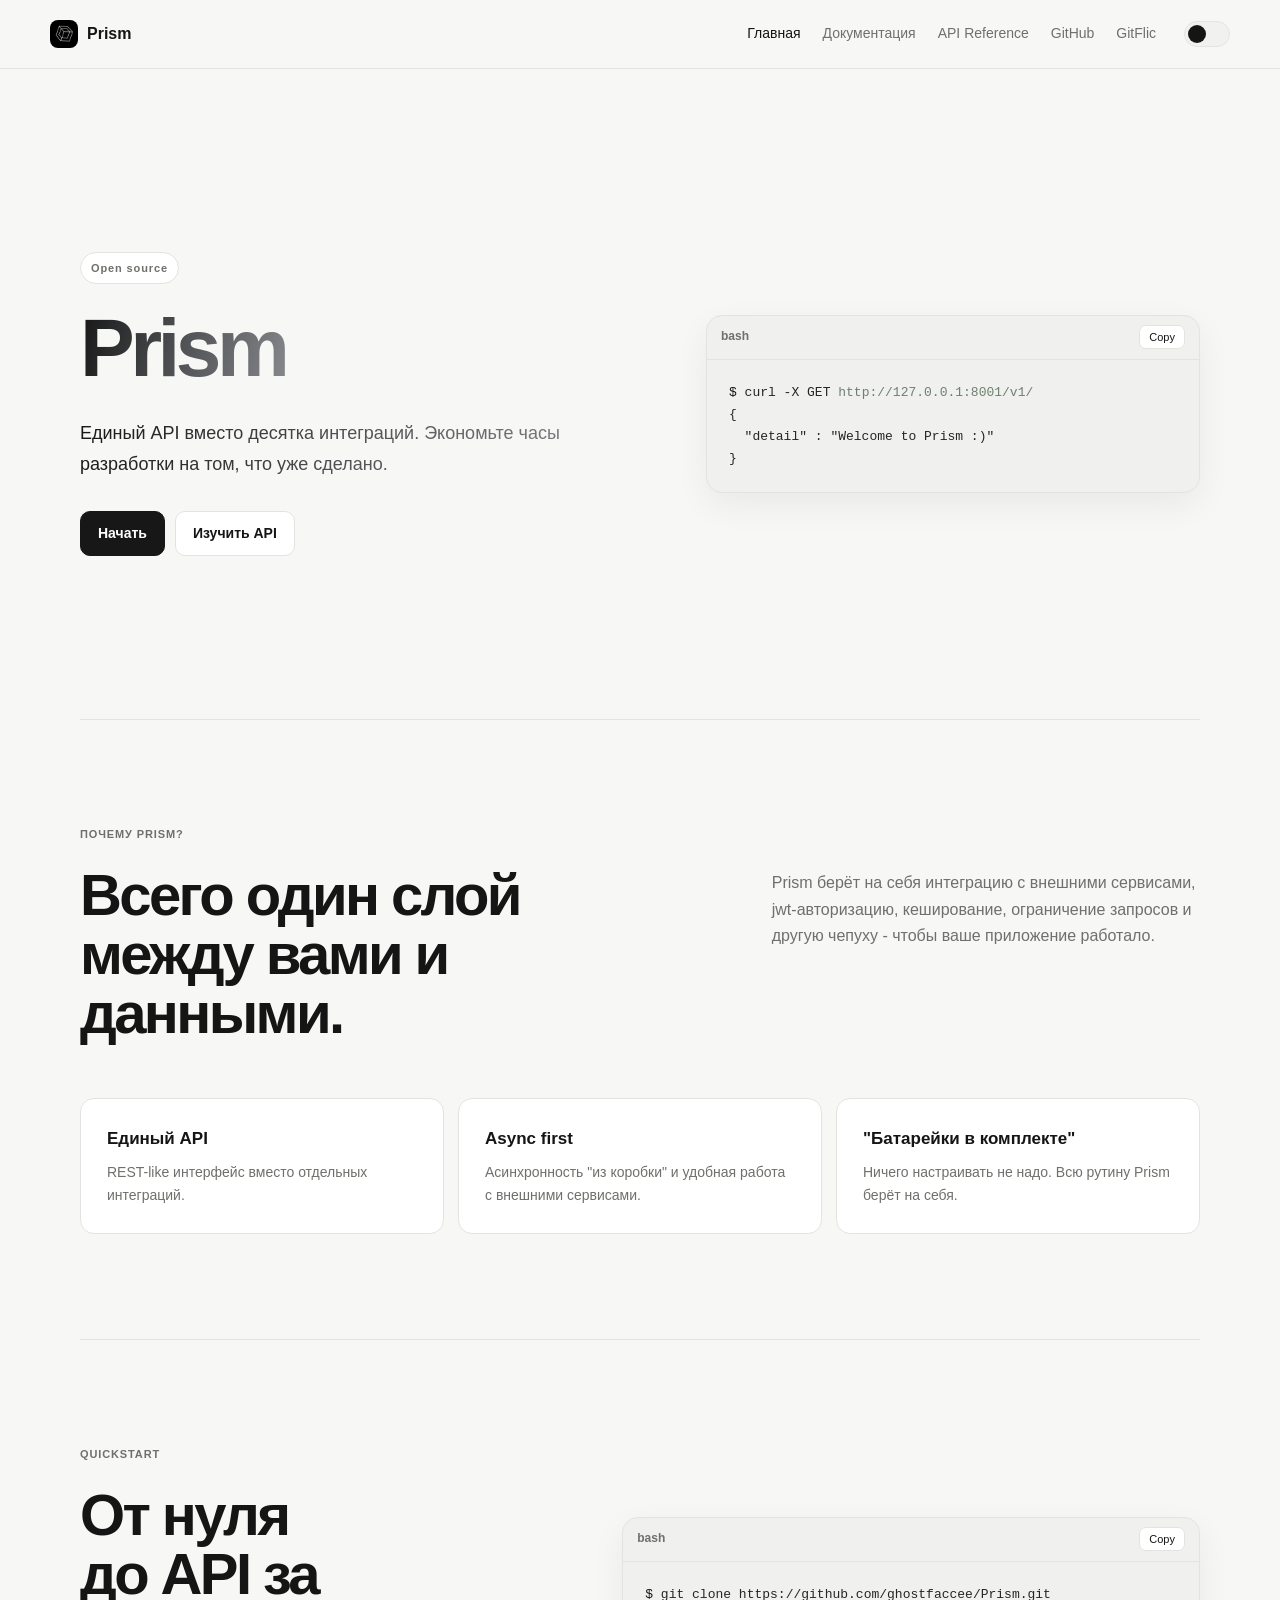
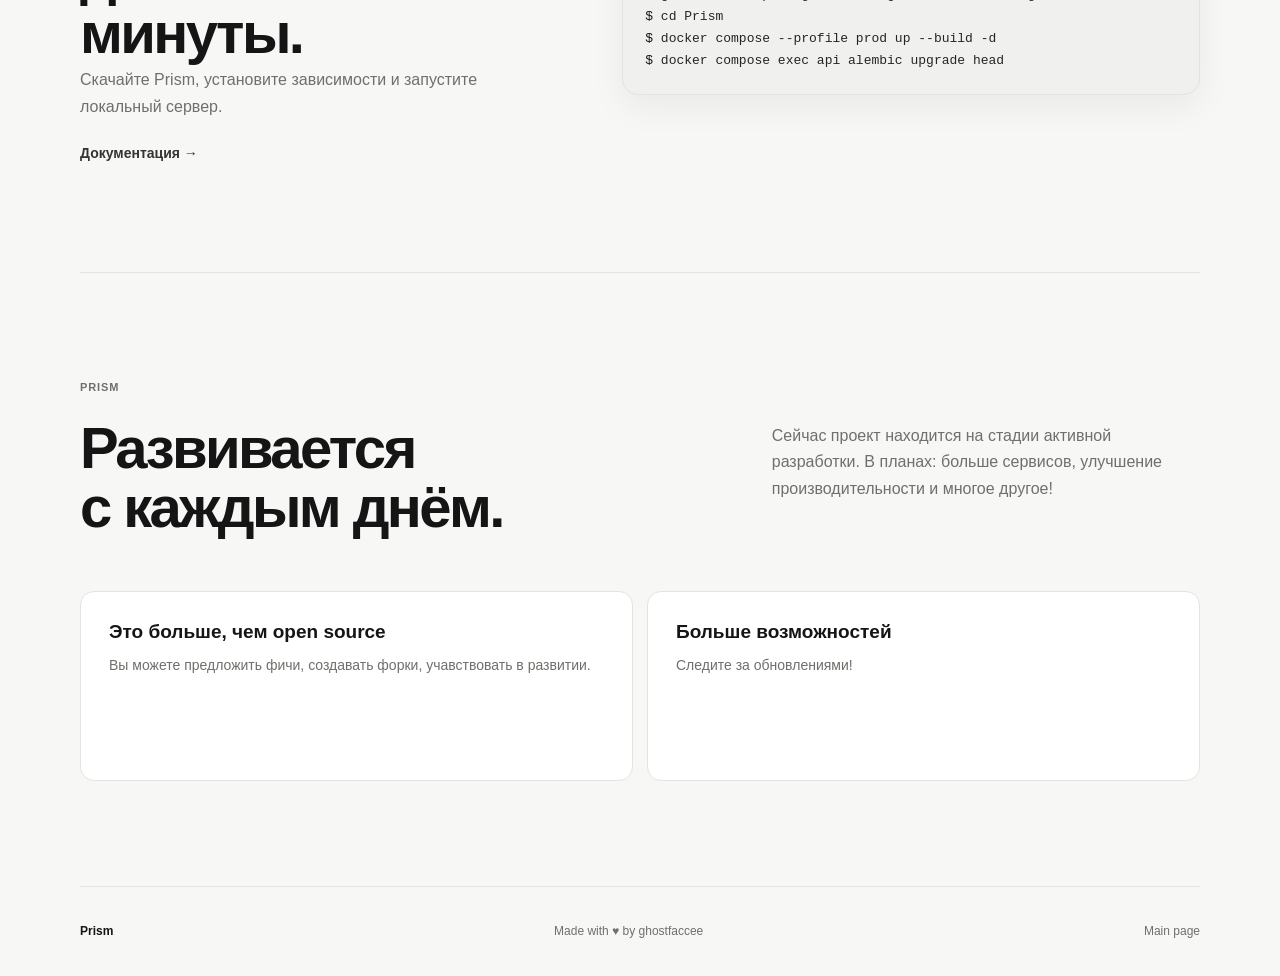
<file: webdocs/index.html>
<!doctype html>
<html lang="ru">
<head>
  <meta charset="utf-8">
  <meta name="viewport" content="width=device-width, initial-scale=1">

  <script>
    (function () {
      try {
        var theme = localStorage.getItem("prism-theme");

        if (theme !== "dark" && theme !== "light") {
          theme = window.matchMedia("(prefers-color-scheme: dark)").matches
            ? "dark"
            : "light";
        }

        document.documentElement.dataset.theme = theme;
      } catch (error) {
        document.documentElement.dataset.theme = "light";
      }
    })();
  </script>

  <title>Prism</title>
  <link rel="stylesheet" href="assets/css/prism.css">
  <link rel="icon" href="./assets/prism-logo.jpeg">
</head>
<body>

<header class="topbar">
  <div class="topbar-inner">
    <a class="brand" href="index.html">
      <img class="logo-img" src="./assets/prism-logo.jpeg" alt="Prism" width="28" height="28">
      <span>Prism</span>
    </a>

    <nav class="topnav">
      <a class="active" href="index.html">Главная</a>
      <a href="docs/index.html">Документация</a>
      <a href="api/index.html">API Reference</a>
      <a href="https://github.com/ghostfaccee/Prism" target="_blank" rel="noopener">GitHub</a>
      <a href="https://gitflic.ru/project/ghostfaccee/prism" target="_blank" rel="noopener">GitFlic</a>
    </nav>

    <button
      class="theme-toggle"
      type="button"
      data-theme-toggle
      aria-label="Переключить тему">
      <span class="knob"></span>
    </button>
  </div>
</header>

<main>
  <section class="hero wrap">
    <div>
      <div class="pill">Open source</div>

      <h1>
        <span class="gradient-text">Prism</span>
      </h1>

      <p class="lead">
        <span class="gradient-text">Единый API вместо десятка интеграций. 
        Экономьте часы разработки на том, что уже сделано.</span>
      </p>

      <div class="actions">
        <a class="btn primary" href="docs/index.html">Начать</a>
        <a class="btn secondary" href="api/index.html">Изучить API</a>
      </div>
    </div>

    <div class="terminal">
      <div class="head">
        <span>bash</span>
        <button type="button" data-copy-target="hero-code">Copy</button>
      </div>

      <pre id="hero-code"><span class="accent">$</span> curl -X GET <span class="green">http://127.0.0.1:8001/v1/</span>
{ 
  "detail" : "Welcome to Prism :)" 
}</pre>
    </div>
  </section>

  <section class="section wrap">
    <div class="kicker">Почему Prism?</div>

    <div class="row">
      <h2>
        Всего один слой<br>
        между вами и данными.
      </h2>
      <p>
        Prism берёт на себя интеграцию с внешними сервисами, jwt-авторизацию, кеширование, 
        ограничение запросов и другую чепуху - чтобы ваше приложение работало.
      </p>
    </div>

    <div class="features">
      <article>
        <h3>Единый API</h3>
        <p>REST-like интерфейс вместо отдельных интеграций.</p>
      </article>

      <article>
        <h3>Async first</h3>
        <p>Асинхронность "из коробки" и удобная работа с внешними сервисами.</p>
      </article>

      <article>
        <h3>"Батарейки в комплекте"</h3>
        <p>Ничего настраивать не надо. Всю рутину Prism берёт на себя.</p>
      </article>
    </div>
  </section>

  <section class="section wrap split">
    <div>
      <div class="kicker">Quickstart</div>

      <h2>
        От нуля<br>
        до API за минуты.
      </h2>

      <p>
        Скачайте Prism, установите зависимости и запустите локальный сервер.
      </p>

      <a class="text" href="docs/index.html">Документация →</a>
    </div>

    <div class="code">
      <div class="head">
        <span>bash</span>
        <button type="button" data-copy-target="install-code">Copy</button>
      </div>

      <pre id="install-code"><span class="accent">$</span> git clone https://github.com/ghostfaccee/Prism.git
<span class="accent">$</span> cd Prism
<span class="accent">$</span> docker compose --profile prod up --build -d
<span class="accent">$</span> docker compose exec api alembic upgrade head</div></pre>
  </section>

  <section class="section wrap">
    <div class="kicker">Prism</div>

    <div class="row">
      <h2>
        Развивается<br>
        с каждым днём.
      </h2>

      <p>
        Сейчас проект находится на стадии активной разработки. В планах: больше сервисов, улучшение производительности и многое другое!
      </p>
    </div>

    <div class="tool-showcase">
      <article class="tool-card">
        <h3>Это больше, чем open source</h3>
        <p>Вы можете предложить фичи, создавать форки, учавствовать в развитии.</p>
      </article>
      <article class="tool-card">
        <h3>Больше возможностей</h3>
        <p>Следите за обновлениями!</p>
      </article>
    </div>
  </section>
</main>

<footer class="footer wrap">
  <strong>
    <span>Prism</span>
  </strong>

  <span>Made with ♥ by ghostfaccee</span>

  <span>Main page</span>
</footer>
<script src="assets/js/prism.js"></script>
</body>
</html>
</file>
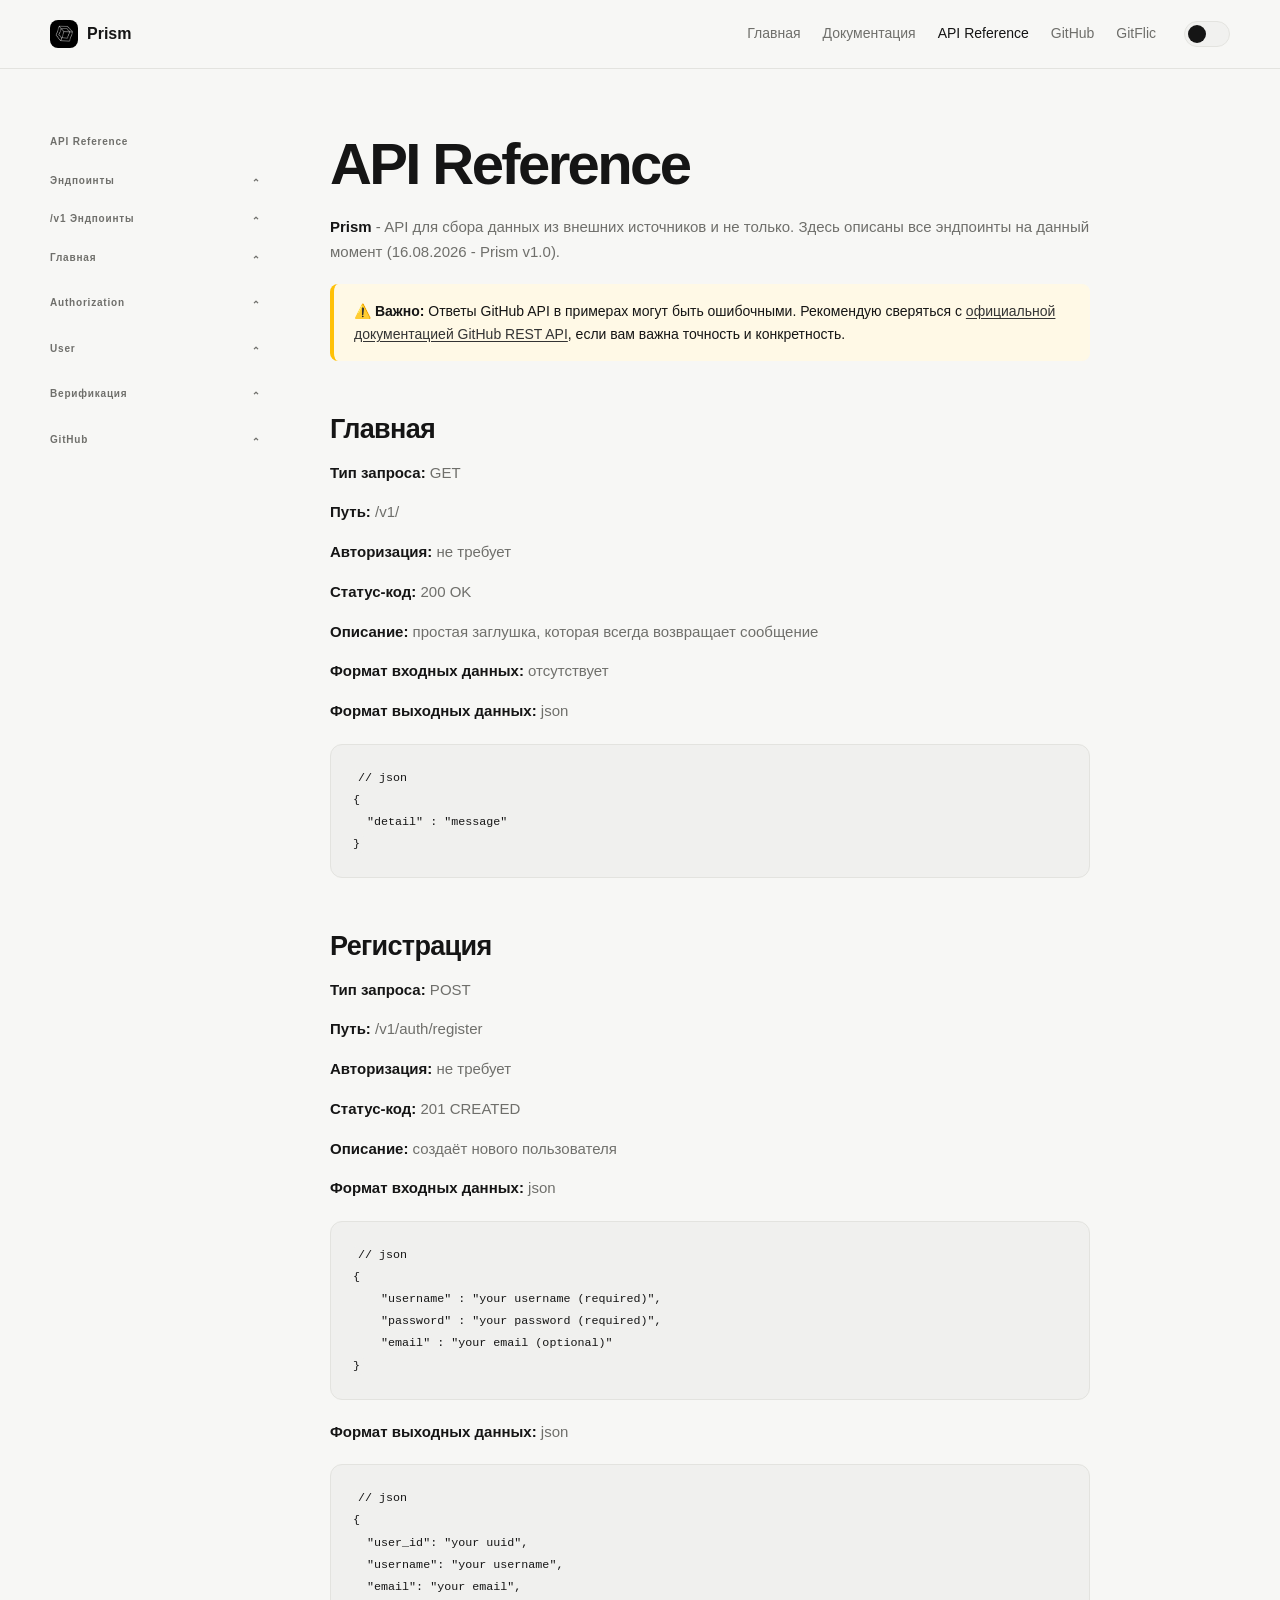
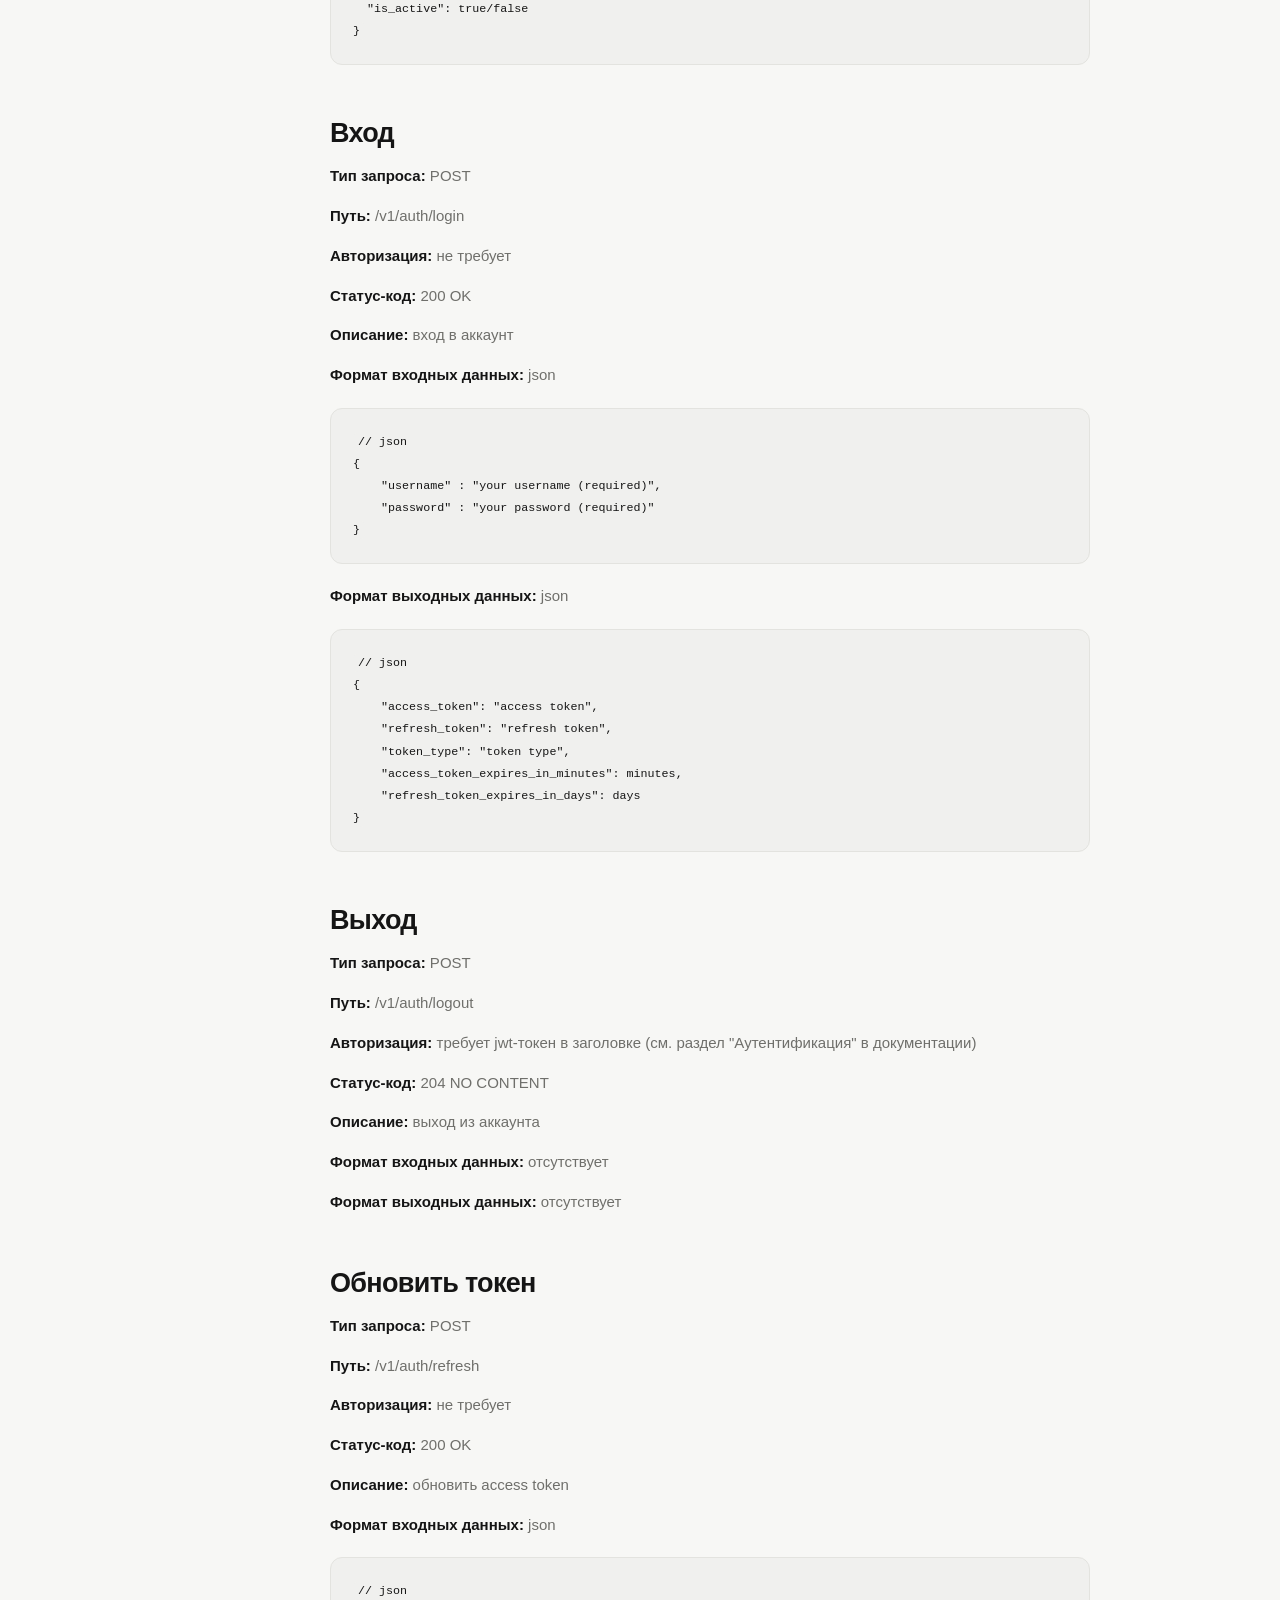
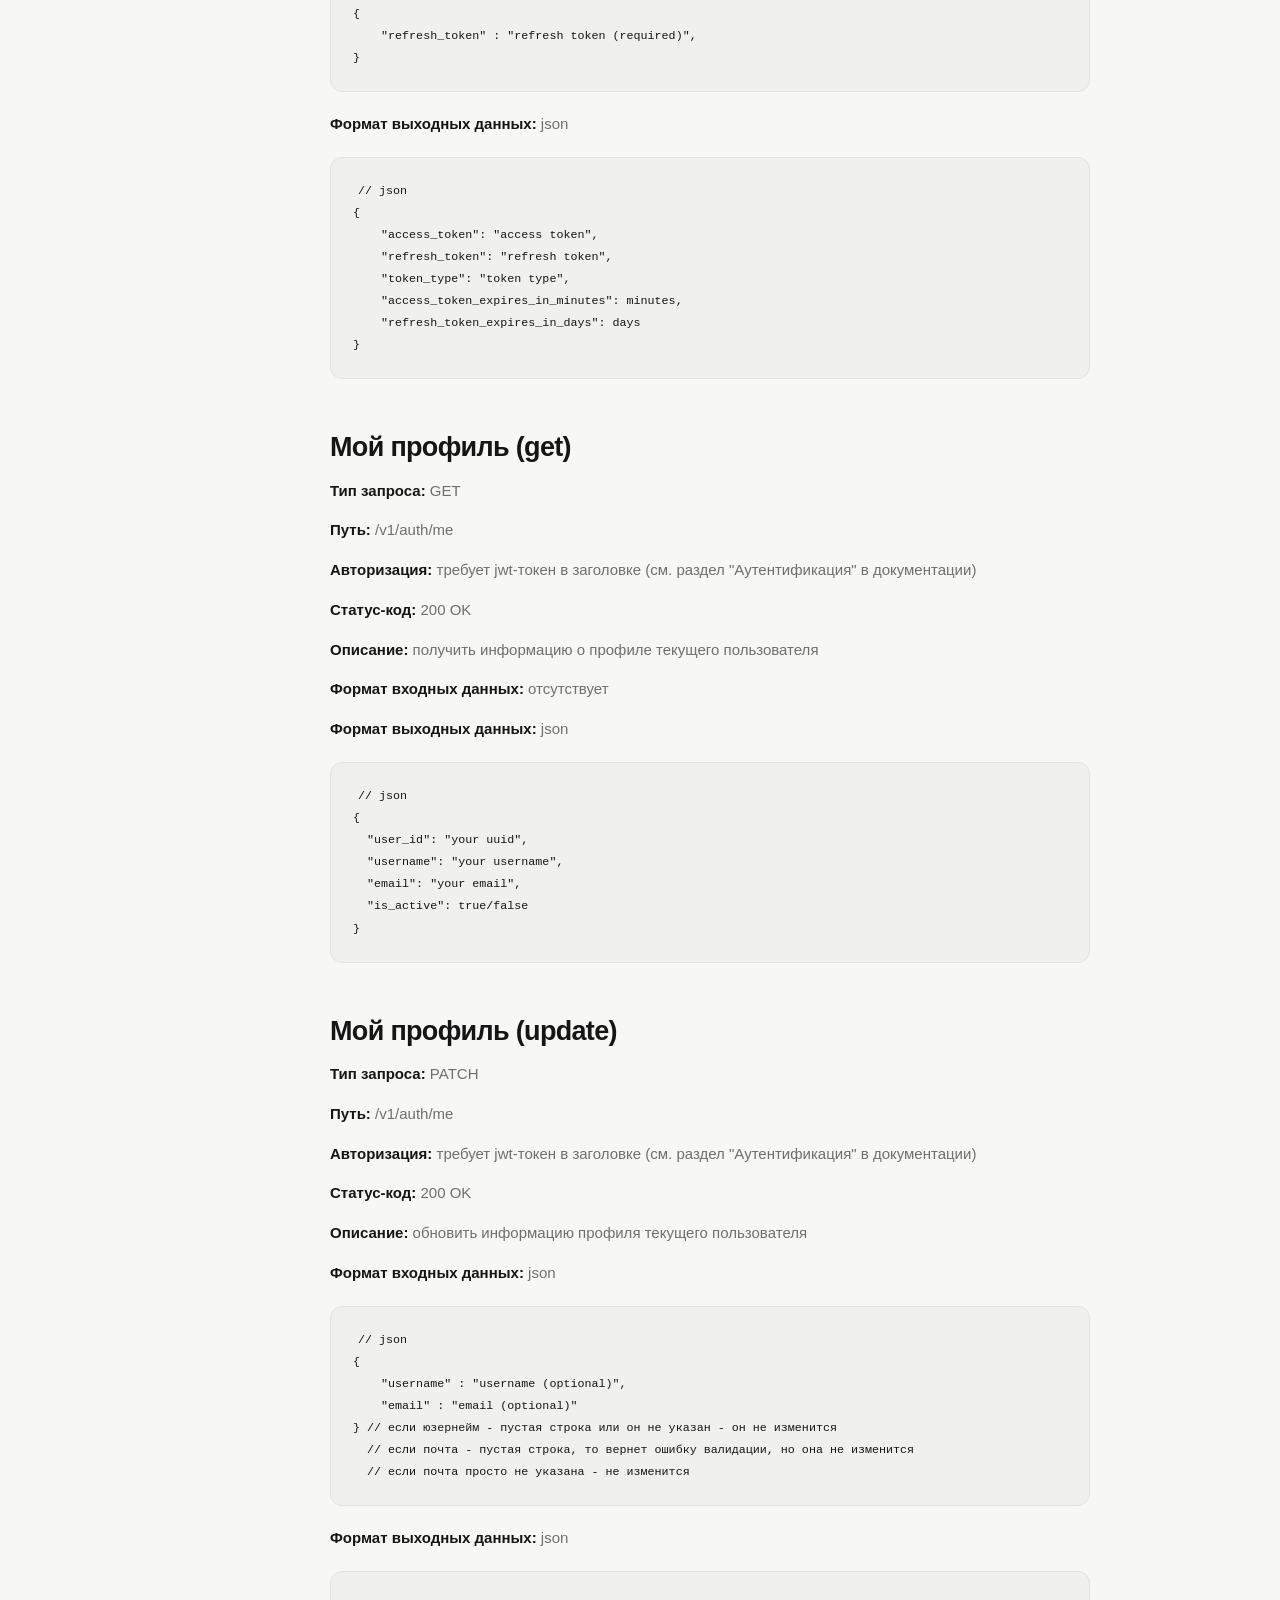
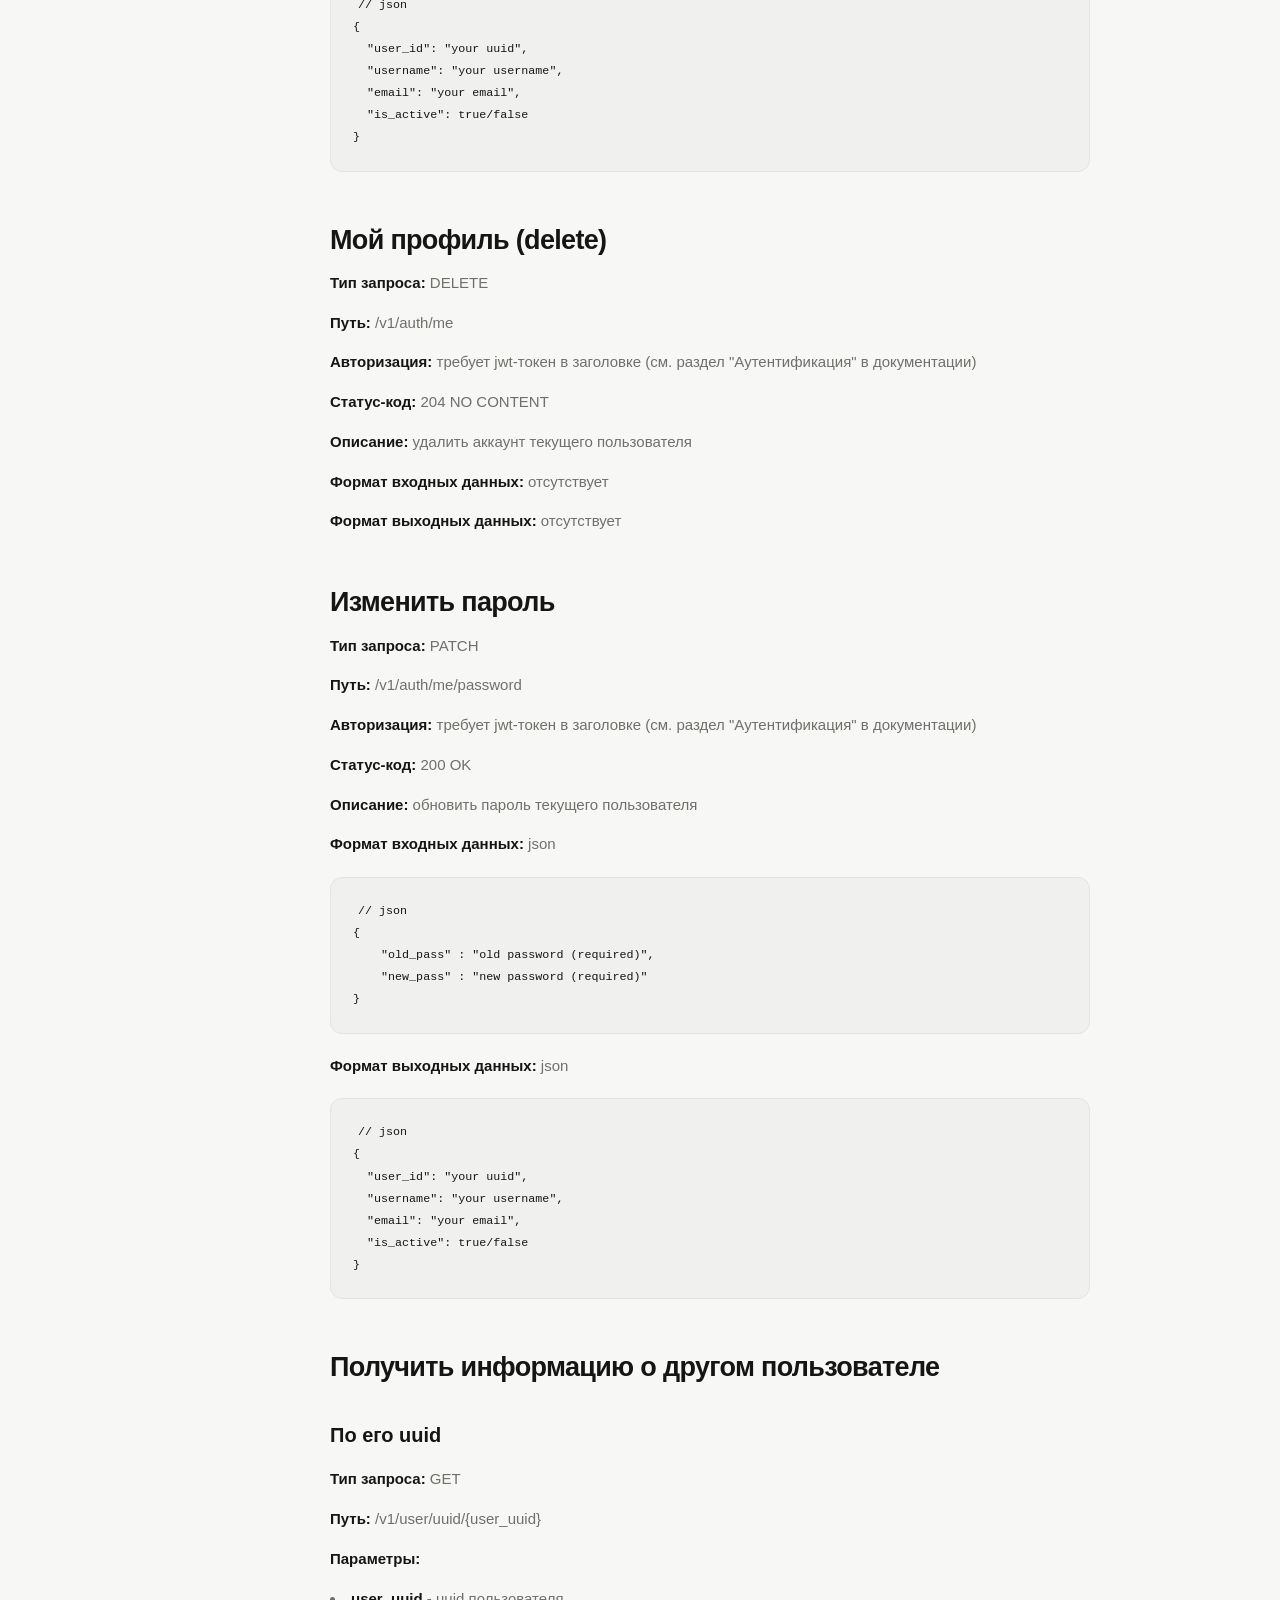
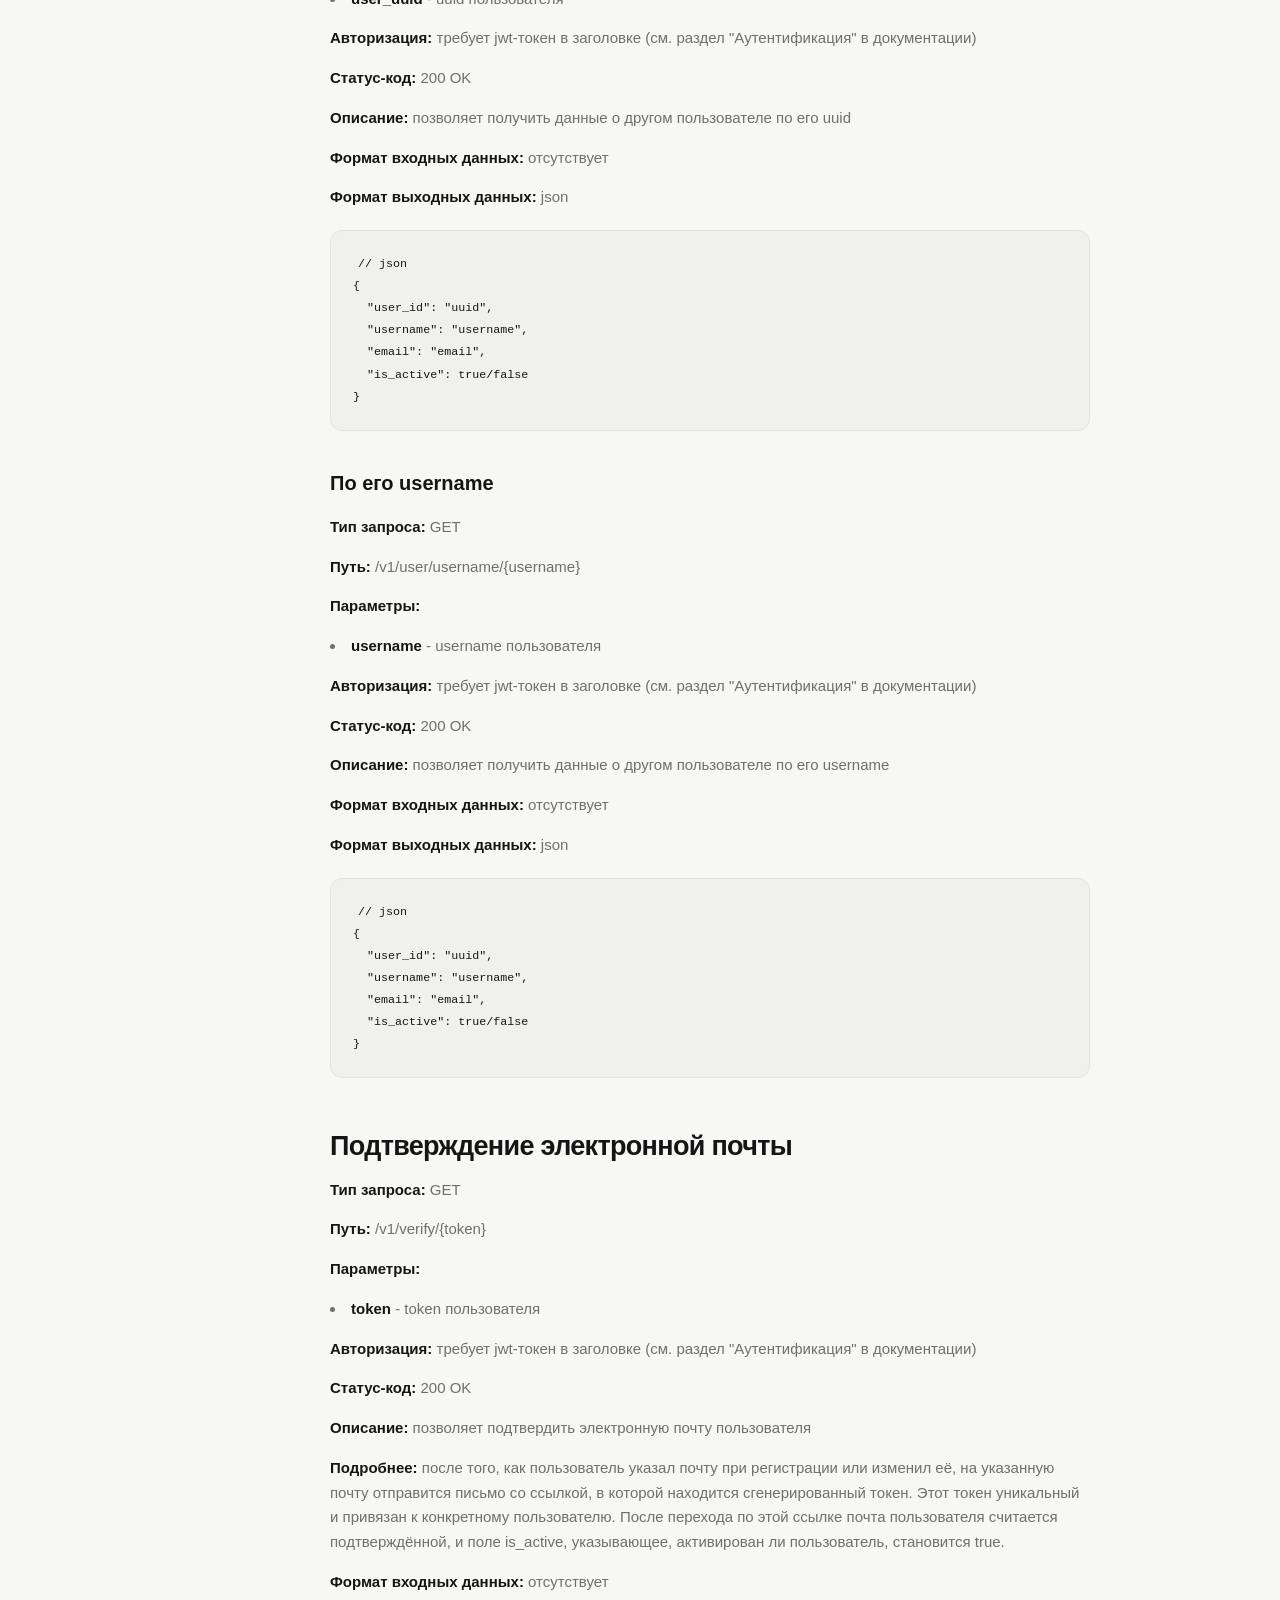
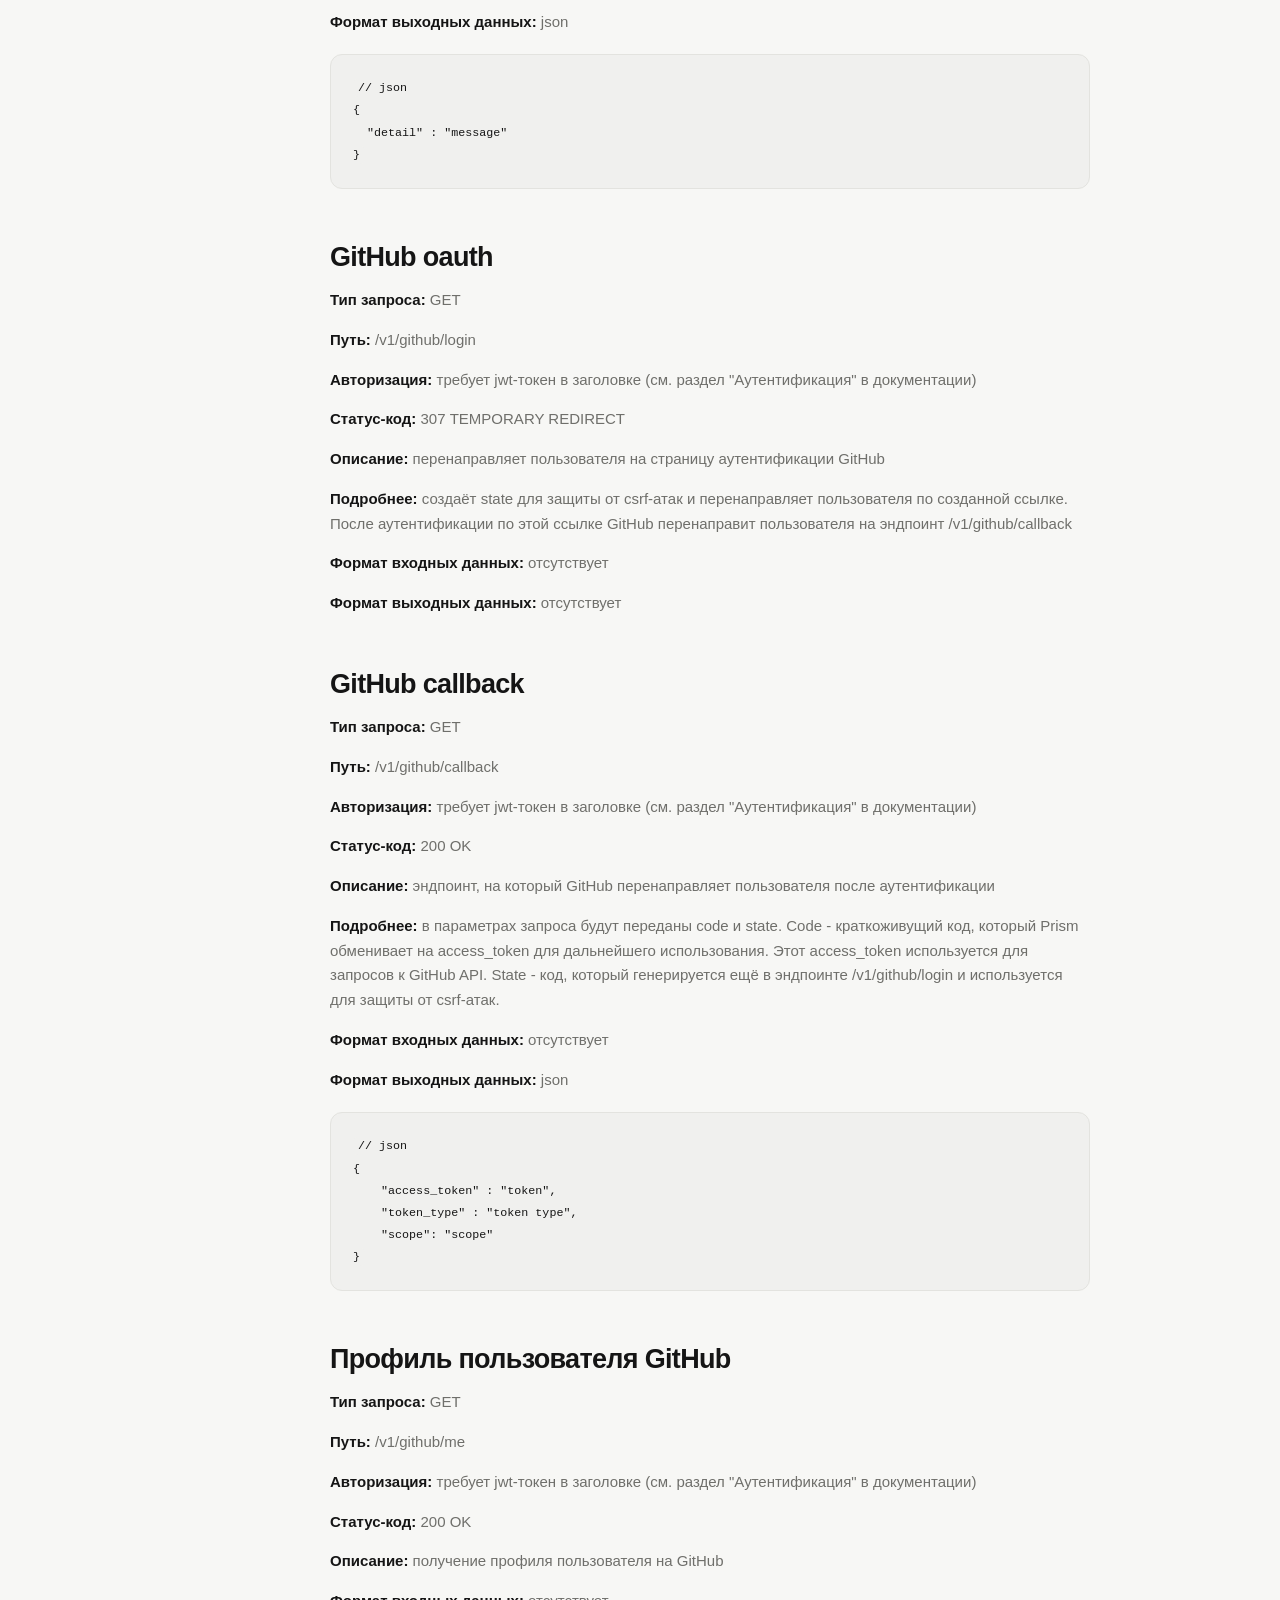
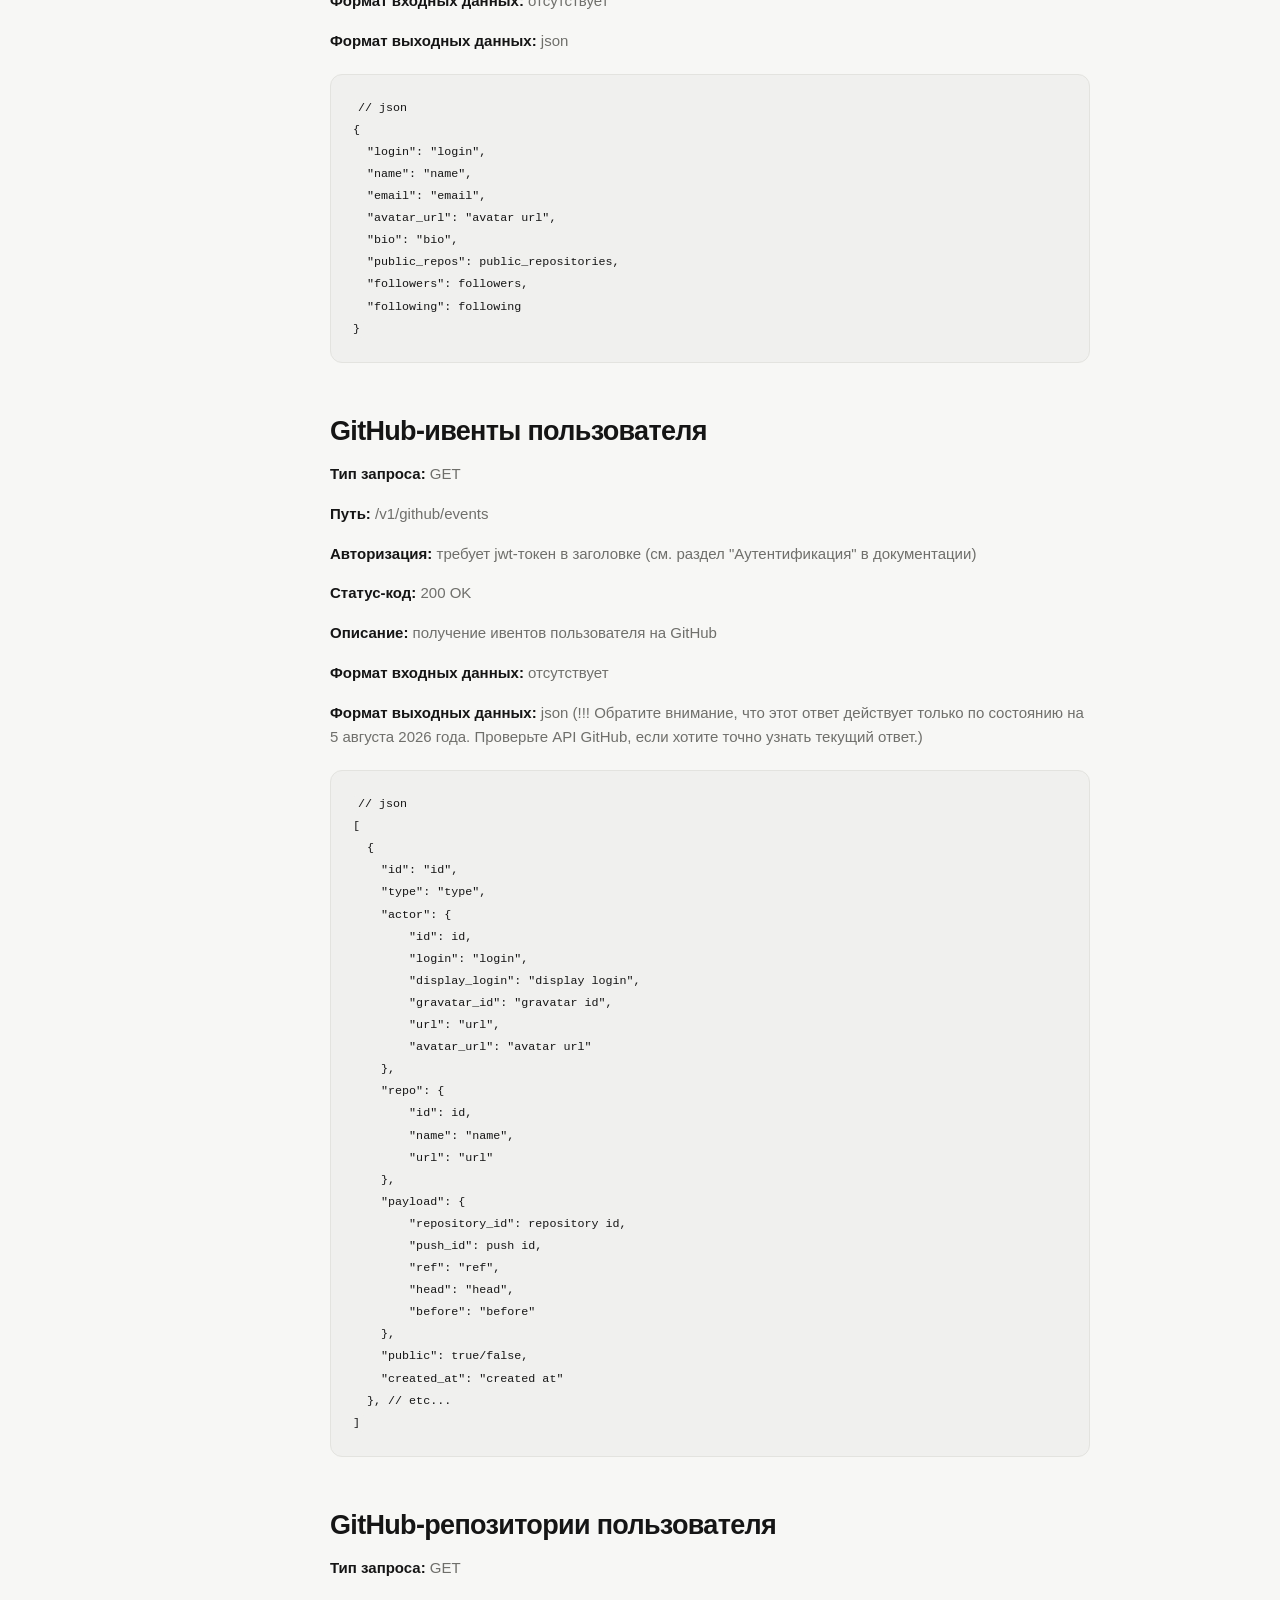
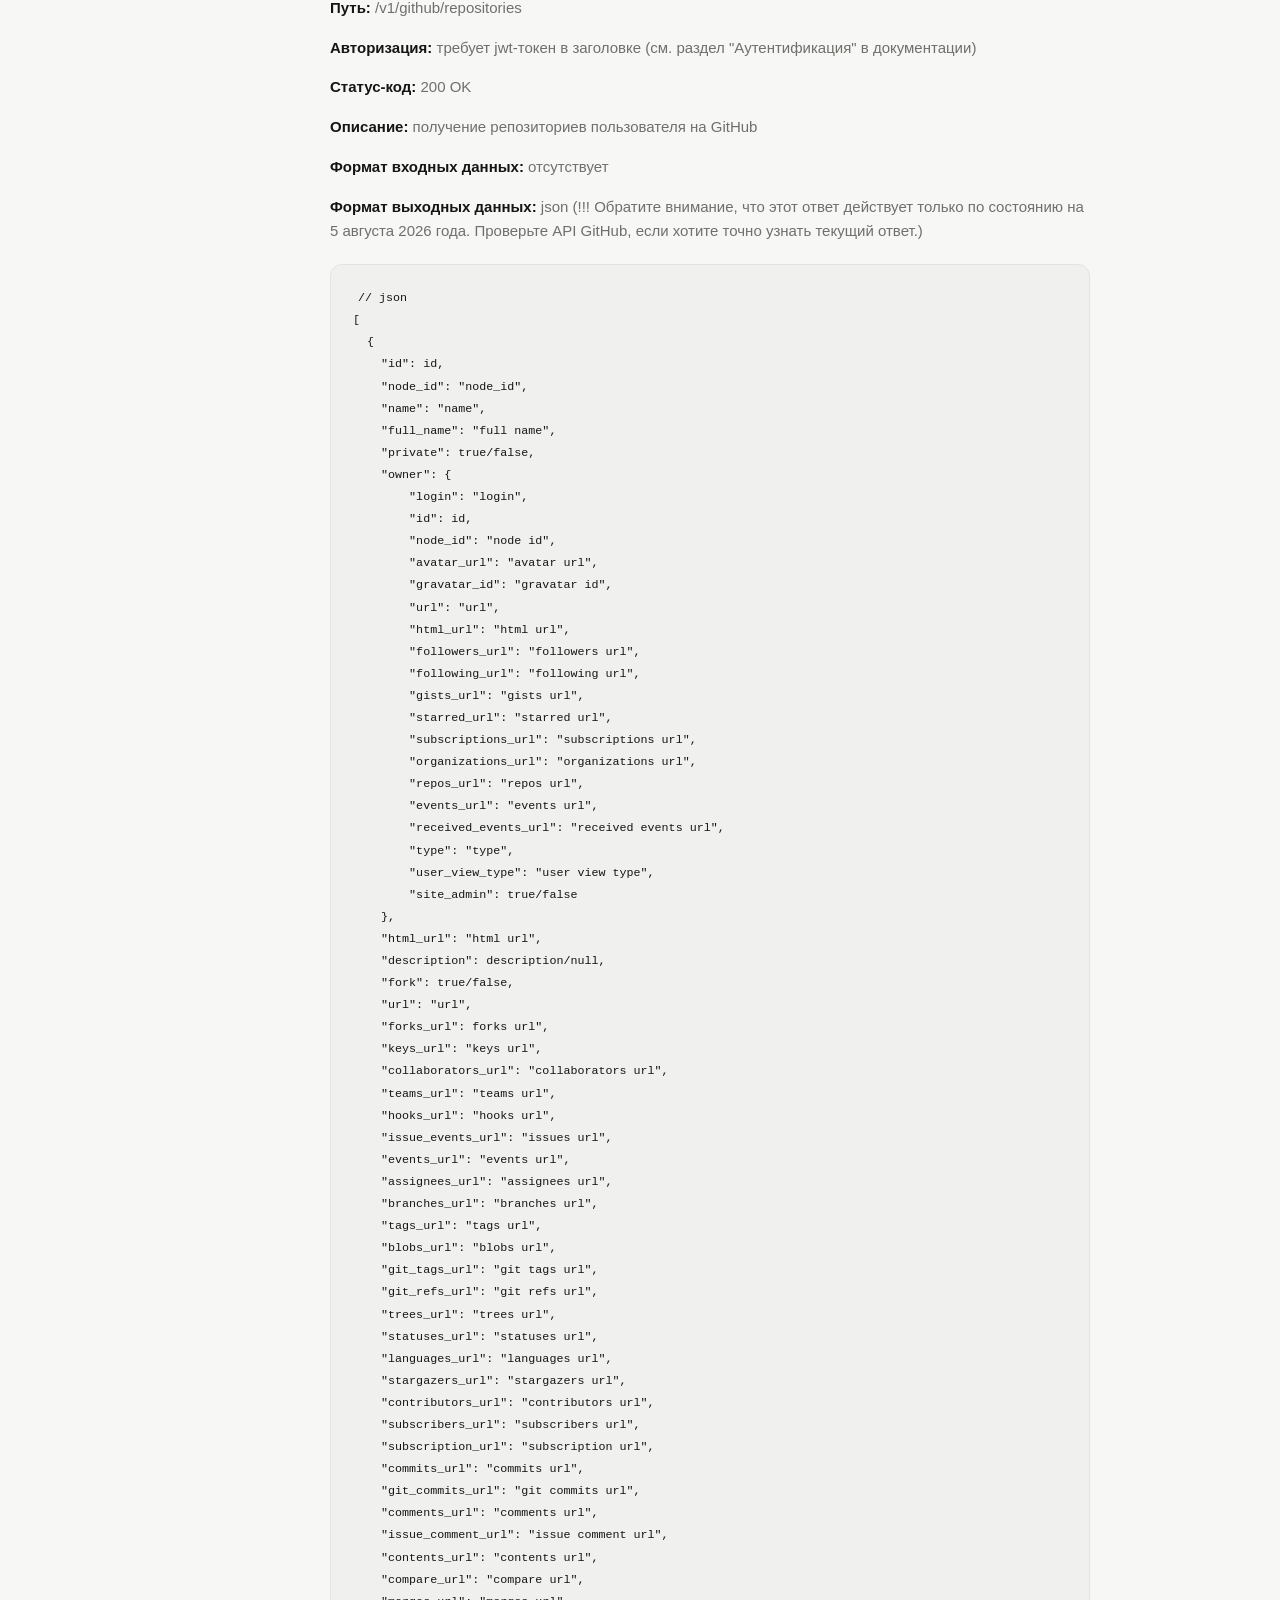
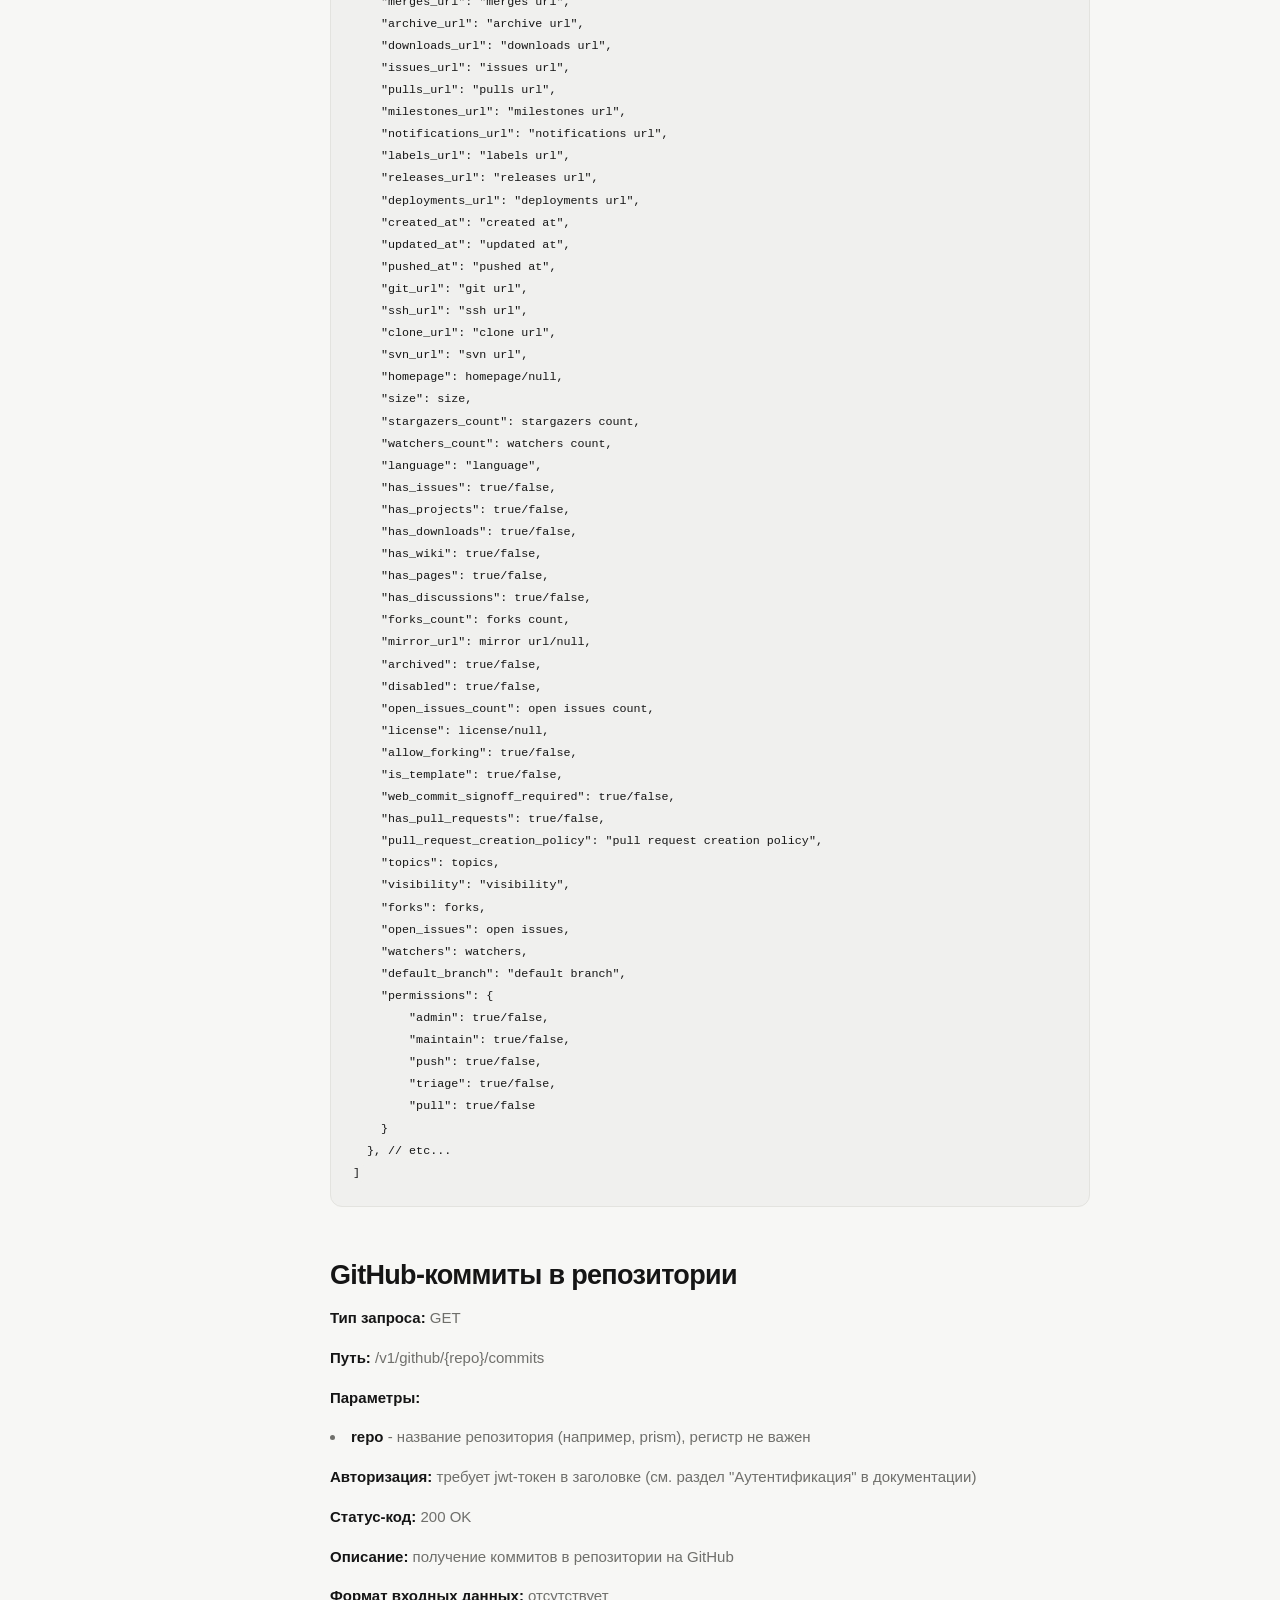
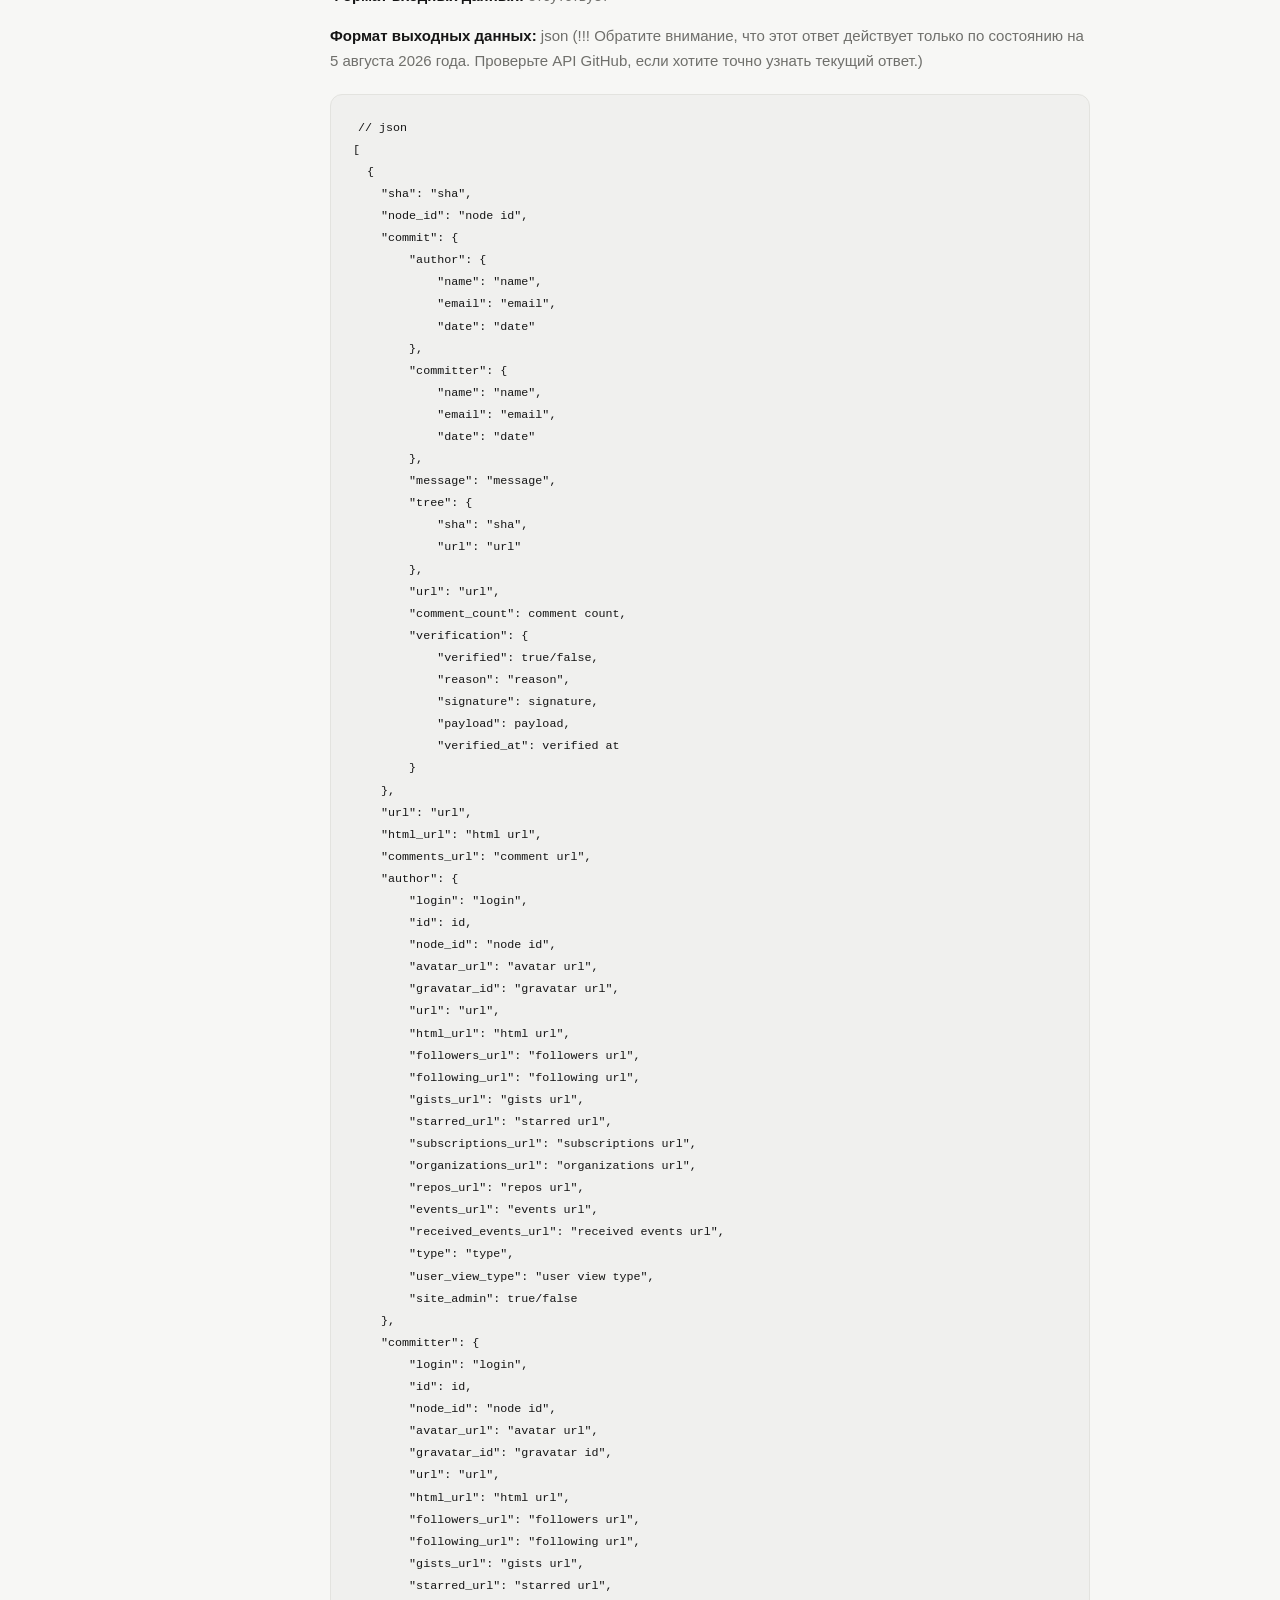
<file: webdocs/api/index.html>
<!doctype html>
<html lang="ru">
<head>
  <meta charset="utf-8">
  <meta name="viewport" content="width=device-width, initial-scale=1">

  <script>
    (function () {
      try {
        var theme = localStorage.getItem("prism-theme");

        if (theme !== "dark" && theme !== "light") {
          theme = window.matchMedia("(prefers-color-scheme: dark)").matches
            ? "dark"
            : "light";
        }

        document.documentElement.dataset.theme = theme;
      } catch (error) {
        document.documentElement.dataset.theme = "light";
      }
    })();
  </script>

  <title>Prism - API Reference</title>
  <link rel="stylesheet" href="../assets/css/prism.css">
  <link rel="icon" href="../assets/prism-logo.jpeg">
</head>
<body>

<header class="topbar">
  <div class="topbar-inner">
    <a class="brand" href="../index.html">
      <img class="logo-img" src="../assets/prism-logo.jpeg" alt="Prism" width="28" height="28">
      <span>Prism</span>
    </a>

    <nav class="topnav">
      <a href="../index.html">Главная</a>
      <a href="../docs/index.html">Документация</a>
      <a class="active" href="index.html">API Reference</a>
      <a href="https://github.com/ghostfaccee/Prism" target="_blank" rel="noopener">GitHub</a>
      <a href="https://gitflic.ru/project/ghostfaccee/prism" target="_blank" rel="noopener">GitFlic</a>
    </nav>

    <button
      class="theme-toggle"
      type="button"
      data-theme-toggle
      aria-label="Переключить тему">
      <span class="knob"></span>
    </button>
  </div>
</header>

<main class="docs-layout">
  <aside class="side">
    <div class="sidein">
      <label>API Reference</label>

      <details open>
        <summary>Эндпоинты</summary>
        <details open>
          <summary>/v1 Эндпоинты</summary>
          <details>
            <summary>Главная</summary>
            <a href="#mainpage">Главная | GET</a>
          </details>
          <details>
            <summary>Authorization</summary>
            <a href="#register">Регистрация | POST</a>
            <a href="#login">Вход | POST</a>
            <a href="#logout">Выход | POST</a>
            <a href="#refresh">Обновить токен | POST</a>
          </details>
          <details>
            <summary>User</summary>
            <a href="#meget">Мой профиль | GET</a>
            <a href="#meupd">Мой профиль | PATCH</a>
            <a href="#medel">Мой профиль | DELETE</a>
            <a href="#updpass">Изменить пароль | PATCH</a>
            <a href="#getuserbyuuid">Получить пользователя по uuid | GET</a>
            <a href="#getuserbyusername">Получить пользователя по username | GET</a>
          </details>
          <details>
            <summary>Верификация</summary>
            <a href="#verify">Подтвердить почту | GET</a>
          </details>
          <details>
            <summary>GitHub</summary>
            <a href="#githublogin">GitHub oauth | GET</a>
            <a href="#githubcallback">GitHub callback | GET</a>
            <a href="#githubme">Профиль пользователя GitHub | GET</a>
            <a href="#githubevents">GitHub-ивенты | GET</a>
            <a href="#githubrepos">GitHub-репозитории пользователя | GET</a>
            <a href="#githubrepocommits">GitHub-коммиты в репозитории | GET</a>
            <a href="#githubrepopulls">GitHub-пул-реквесты в репозитории | GET</a>
            <a href="#githubrepoissues">GitHub issues в репозитории | GET</a>
            <a href="#githubfeed">GitHub-лента | GET</a>
          </details>
        </details>
      </details>
    </div>
  </aside>

  <article class="doc">
    <h1>API Reference</h1>

    <p>
        <strong>Prism</strong> - API для сбора данных из внешних источников и не только. Здесь описаны все эндпоинты на данный момент (16.08.2026 - Prism v1.0).
    </p>

    <div class="doc-warning">
        <strong>⚠️ Важно:</strong> Ответы GitHub API в примерах могут быть ошибочными.
        Рекомендую сверяться с <a href="https://docs.github.com/en/rest?apiVersion=2026-03-10" target="_blank" rel="noopener">официальной документацией GitHub REST API</a>,
        если вам важна точность и конкретность.
    </div>

    <h2 id="mainpage">Главная</h2>
    <p><strong>Тип запроса:</strong> GET</p>
    <p><strong>Путь:</strong> /v1/</p>
    <p><strong>Авторизация:</strong> не требует</p>
    <p><strong>Статус-код:</strong> 200 OK</p>
    <p><strong>Описание:</strong> простая заглушка, которая всегда возвращает сообщение</p>
    <p><strong>Формат входных данных:</strong> отсутствует</p>
    <p><strong>Формат выходных данных:</strong> json</p>
    <pre><code>// json
{
  "detail" : "message"
}</code></pre>

    <h2 id="register">Регистрация</h2>
    <p><strong>Тип запроса:</strong> POST</p>
    <p><strong>Путь:</strong> /v1/auth/register</p>
    <p><strong>Авторизация:</strong> не требует</p>
    <p><strong>Статус-код:</strong> 201 CREATED</p>
    <p><strong>Описание:</strong> создаёт нового пользователя</p>
    <p><strong>Формат входных данных:</strong> json</p>
    <pre><code>// json
{
    "username" : "your username (required)",
    "password" : "your password (required)",
    "email" : "your email (optional)"
}</code></pre>
    <p><strong>Формат выходных данных:</strong> json</p>
    <pre><code>// json
{
  "user_id": "your uuid",
  "username": "your username",
  "email": "your email",
  "is_active": true/false
}</code></pre>

    <h2 id="login">Вход</h2>
    <p><strong>Тип запроса:</strong> POST</p>
    <p><strong>Путь:</strong> /v1/auth/login</p>
    <p><strong>Авторизация:</strong> не требует</p>
    <p><strong>Статус-код:</strong> 200 OK</p>
    <p><strong>Описание:</strong> вход в аккаунт</p>
    <p><strong>Формат входных данных:</strong> json</p>
    <pre><code>// json
{
    "username" : "your username (required)",
    "password" : "your password (required)"
}</code></pre>
    <p><strong>Формат выходных данных:</strong> json</p>
    <pre><code>// json
{
    "access_token": "access token",
    "refresh_token": "refresh token",
    "token_type": "token type",
    "access_token_expires_in_minutes": minutes,
    "refresh_token_expires_in_days": days
}</code></pre>

    <h2 id="logout">Выход</h2>
    <p><strong>Тип запроса:</strong> POST</p>
    <p><strong>Путь:</strong> /v1/auth/logout</p>
    <p><strong>Авторизация:</strong> требует jwt-токен в заголовке (см. раздел "Аутентификация" в документации)</p>
    <p><strong>Статус-код:</strong> 204 NO CONTENT</p>
    <p><strong>Описание:</strong> выход из аккаунта</p>
    <p><strong>Формат входных данных:</strong> отсутствует</p>
    <p><strong>Формат выходных данных:</strong> отсутствует</p>

    <h2 id="refresh">Обновить токен</h2>
    <p><strong>Тип запроса:</strong> POST</p>
    <p><strong>Путь:</strong> /v1/auth/refresh</p>
    <p><strong>Авторизация:</strong> не требует</p>
    <p><strong>Статус-код:</strong> 200 OK</p>
    <p><strong>Описание:</strong> обновить access token</p>
    <p><strong>Формат входных данных:</strong> json</p>
    <pre><code>// json
{
    "refresh_token" : "refresh token (required)",
}</code></pre>
    <p><strong>Формат выходных данных:</strong> json</p>
    <pre><code>// json
{
    "access_token": "access token",
    "refresh_token": "refresh token",
    "token_type": "token type",
    "access_token_expires_in_minutes": minutes,
    "refresh_token_expires_in_days": days
}</code></pre>

    <h2 id="meget">Мой профиль (get)</h2>
    <p><strong>Тип запроса:</strong> GET</p>
    <p><strong>Путь:</strong> /v1/auth/me</p>
    <p><strong>Авторизация:</strong> требует jwt-токен в заголовке (см. раздел "Аутентификация" в документации)</p>
    <p><strong>Статус-код:</strong> 200 OK</p>
    <p><strong>Описание:</strong> получить информацию о профиле текущего пользователя</p>
    <p><strong>Формат входных данных:</strong> отсутствует</p>
    <p><strong>Формат выходных данных:</strong> json</p>
    <pre><code>// json
{
  "user_id": "your uuid",
  "username": "your username",
  "email": "your email",
  "is_active": true/false
}</code></pre>


    <h2 id="meupd">Мой профиль (update)</h2>
    <p><strong>Тип запроса:</strong> PATCH</p>
    <p><strong>Путь:</strong> /v1/auth/me</p>
    <p><strong>Авторизация:</strong> требует jwt-токен в заголовке (см. раздел "Аутентификация" в документации)</p>
    <p><strong>Статус-код:</strong> 200 OK</p>
    <p><strong>Описание:</strong> обновить информацию профиля текущего пользователя</p>
    <p><strong>Формат входных данных:</strong> json</p>
    <pre><code>// json
{
    "username" : "username (optional)",
    "email" : "email (optional)"
} // если юзернейм - пустая строка или он не указан - он не изменится
  // если почта - пустая строка, то вернет ошибку валидации, но она не изменится
  // если почта просто не указана - не изменится</code></pre>
    <p><strong>Формат выходных данных:</strong> json</p>
    <pre><code>// json
{
  "user_id": "your uuid",
  "username": "your username",
  "email": "your email",
  "is_active": true/false
}</code></pre>

    <h2 id="medel">Мой профиль (delete)</h2>
    <p><strong>Тип запроса:</strong> DELETE</p>
    <p><strong>Путь:</strong> /v1/auth/me</p>
    <p><strong>Авторизация:</strong> требует jwt-токен в заголовке (см. раздел "Аутентификация" в документации)</p>
    <p><strong>Статус-код:</strong> 204 NO CONTENT</p>
    <p><strong>Описание:</strong> удалить аккаунт текущего пользователя</p>
    <p><strong>Формат входных данных:</strong> отсутствует</p>
    <p><strong>Формат выходных данных:</strong> отсутствует</p>

    <h2 id="updpass">Изменить пароль</h2>
    <p><strong>Тип запроса:</strong> PATCH</p>
    <p><strong>Путь:</strong> /v1/auth/me/password</p>
    <p><strong>Авторизация:</strong> требует jwt-токен в заголовке (см. раздел "Аутентификация" в документации)</p>
    <p><strong>Статус-код:</strong> 200 OK</p>
    <p><strong>Описание:</strong> обновить пароль текущего пользователя</p>
    <p><strong>Формат входных данных:</strong> json</p>
    <pre><code>// json
{
    "old_pass" : "old password (required)",
    "new_pass" : "new password (required)"
}</code></pre>
    <p><strong>Формат выходных данных:</strong> json</p>
    <pre><code>// json
{
  "user_id": "your uuid",
  "username": "your username",
  "email": "your email",
  "is_active": true/false
}</code></pre>

    <h2>Получить информацию о другом пользователе</h2>
    <h3 id="getuserbyuuid">По его uuid</h3>
    <p><strong>Тип запроса:</strong> GET</p>
    <p><strong>Путь:</strong> /v1/user/uuid/{user_uuid}</p>
    <p><strong>Параметры:</strong></p>
    <li><strong>user_uuid</strong> - uuid пользователя</li>
    <p><strong>Авторизация:</strong> требует jwt-токен в заголовке (см. раздел "Аутентификация" в документации)</p>
    <p><strong>Статус-код:</strong> 200 OK</p>
    <p><strong>Описание:</strong> позволяет получить данные о другом пользователе по его uuid</p>
    <p><strong>Формат входных данных:</strong> отсутствует</p>
    <p><strong>Формат выходных данных:</strong> json</p>
    <pre><code>// json
{
  "user_id": "uuid",
  "username": "username",
  "email": "email",
  "is_active": true/false
}</code></pre>

    <h3 id="getuserbyusername">По его username</h3>
    <p><strong>Тип запроса:</strong> GET</p>
    <p><strong>Путь:</strong> /v1/user/username/{username}</p>
    <p><strong>Параметры:</strong></p>
    <li><strong>username</strong> - username пользователя</li>
    <p><strong>Авторизация:</strong> требует jwt-токен в заголовке (см. раздел "Аутентификация" в документации)</p>
    <p><strong>Статус-код:</strong> 200 OK</p>
    <p><strong>Описание:</strong> позволяет получить данные о другом пользователе по его username</p>
    <p><strong>Формат входных данных:</strong> отсутствует</p>
    <p><strong>Формат выходных данных:</strong> json</p>
    <pre><code>// json
{
  "user_id": "uuid",
  "username": "username",
  "email": "email",
  "is_active": true/false
}</code></pre>

    <h2 id="verify">Подтверждение электронной почты</h2>
    <p><strong>Тип запроса:</strong> GET</p>
    <p><strong>Путь:</strong> /v1/verify/{token}</p>
    <p><strong>Параметры:</strong></p>
    <li><strong>token</strong> - token пользователя</li>
    <p><strong>Авторизация:</strong> требует jwt-токен в заголовке (см. раздел "Аутентификация" в документации)</p>
    <p><strong>Статус-код:</strong> 200 OK</p>
    <p><strong>Описание:</strong> позволяет подтвердить электронную почту пользователя</p>
    <p><strong>Подробнее:</strong> после того, как пользователь указал почту при регистрации или изменил её, на указанную почту отправится письмо со ссылкой, в которой находится сгенерированный токен. Этот токен уникальный и привязан к конкретному пользователю. После перехода по этой ссылке почта пользователя считается подтверждённой, и поле is_active, указывающее, активирован ли пользователь, становится true.</p>
    <p><strong>Формат входных данных:</strong> отсутствует</p>
    <p><strong>Формат выходных данных:</strong> json</p>
    <pre><code>// json
{
  "detail" : "message"
}</code></pre>

    <h2 id="githublogin">GitHub oauth</h2>
    <p><strong>Тип запроса:</strong> GET</p>
    <p><strong>Путь:</strong> /v1/github/login</p>
    <p><strong>Авторизация:</strong> требует jwt-токен в заголовке (см. раздел "Аутентификация" в документации)</p>
    <p><strong>Статус-код:</strong> 307 TEMPORARY REDIRECT</p>
    <p><strong>Описание:</strong> перенаправляет пользователя на страницу аутентификации GitHub</p>
    <p><strong>Подробнее:</strong> создаёт state для защиты от csrf-атак и перенаправляет пользователя по созданной ссылке. После аутентификации по этой ссылке GitHub перенаправит пользователя на эндпоинт /v1/github/callback</p>
    <p><strong>Формат входных данных:</strong> отсутствует</p>
    <p><strong>Формат выходных данных:</strong> отсутствует</p>

    <h2 id="githubcallback">GitHub callback</h2>
    <p><strong>Тип запроса:</strong> GET</p>
    <p><strong>Путь:</strong> /v1/github/callback</p>
    <p><strong>Авторизация:</strong> требует jwt-токен в заголовке (см. раздел "Аутентификация" в документации)</p>
    <p><strong>Статус-код:</strong> 200 OK</p>
    <p><strong>Описание:</strong> эндпоинт, на который GitHub перенаправляет пользователя после аутентификации</p>
    <p><strong>Подробнее:</strong> в параметрах запроса будут переданы code и state. Code - краткоживущий код, который Prism обменивает на access_token для дальнейшего использования. Этот access_token используется для запросов к GitHub API. State - код, который генерируется ещё в эндпоинте /v1/github/login и используется для защиты от csrf-атак.</p>
    <p><strong>Формат входных данных:</strong> отсутствует</p>
    <p><strong>Формат выходных данных:</strong> json</p>
    <pre><code>// json
{
    "access_token" : "token",
    "token_type" : "token type",
    "scope": "scope"
}</code></pre>

    <h2 id="githubme">Профиль пользователя GitHub</h2>
    <p><strong>Тип запроса:</strong> GET</p>
    <p><strong>Путь:</strong> /v1/github/me</p>
    <p><strong>Авторизация:</strong> требует jwt-токен в заголовке (см. раздел "Аутентификация" в документации)</p>
    <p><strong>Статус-код:</strong> 200 OK</p>
    <p><strong>Описание:</strong> получение профиля пользователя на GitHub</p>
    <p><strong>Формат входных данных:</strong> отсутствует</p>
    <p><strong>Формат выходных данных:</strong> json</p>
    <pre><code>// json
{
  "login": "login",
  "name": "name",
  "email": "email",
  "avatar_url": "avatar url",
  "bio": "bio",
  "public_repos": public_repositories,
  "followers": followers,
  "following": following
}</code></pre>

    <h2 id="githubevents">GitHub-ивенты пользователя</h2>
    <p><strong>Тип запроса:</strong> GET</p>
    <p><strong>Путь:</strong> /v1/github/events</p>
    <p><strong>Авторизация:</strong> требует jwt-токен в заголовке (см. раздел "Аутентификация" в документации)</p>
    <p><strong>Статус-код:</strong> 200 OK</p>
    <p><strong>Описание:</strong> получение ивентов пользователя на GitHub</p>
    <p><strong>Формат входных данных:</strong> отсутствует</p>
    <p><strong>Формат выходных данных:</strong> json (!!! Обратите внимание, что этот ответ действует только по состоянию на 5 августа 2026 года. Проверьте API GitHub, если хотите точно узнать текущий ответ.)</p>
    <pre><code>// json
[
  {
    "id": "id",
    "type": "type",
    "actor": {
        "id": id,
        "login": "login",
        "display_login": "display login",
        "gravatar_id": "gravatar id",
        "url": "url",
        "avatar_url": "avatar url"
    },
    "repo": {
        "id": id,
        "name": "name",
        "url": "url"
    },
    "payload": {
        "repository_id": repository id,
        "push_id": push id,
        "ref": "ref",
        "head": "head",
        "before": "before"
    },
    "public": true/false,
    "created_at": "created at"
  }, // etc...
]</code></pre>

    <h2 id="githubrepos">GitHub-репозитории пользователя</h2>
    <p><strong>Тип запроса:</strong> GET</p>
    <p><strong>Путь:</strong> /v1/github/repositories</p>
    <p><strong>Авторизация:</strong> требует jwt-токен в заголовке (см. раздел "Аутентификация" в документации)</p>
    <p><strong>Статус-код:</strong> 200 OK</p>
    <p><strong>Описание:</strong> получение репозиториев пользователя на GitHub</p>
    <p><strong>Формат входных данных:</strong> отсутствует</p>
    <p><strong>Формат выходных данных:</strong> json (!!! Обратите внимание, что этот ответ действует только по состоянию на 5 августа 2026 года. Проверьте API GitHub, если хотите точно узнать текущий ответ.)</p>
    <pre><code>// json
[
  {
    "id": id,
    "node_id": "node_id",
    "name": "name",
    "full_name": "full name",
    "private": true/false,
    "owner": {
        "login": "login",
        "id": id,
        "node_id": "node id",
        "avatar_url": "avatar url",
        "gravatar_id": "gravatar id",
        "url": "url",
        "html_url": "html url",
        "followers_url": "followers url",
        "following_url": "following url",
        "gists_url": "gists url",
        "starred_url": "starred url",
        "subscriptions_url": "subscriptions url",
        "organizations_url": "organizations url",
        "repos_url": "repos url",
        "events_url": "events url",
        "received_events_url": "received events url",
        "type": "type",
        "user_view_type": "user view type",
        "site_admin": true/false
    },
    "html_url": "html url",
    "description": description/null,
    "fork": true/false,
    "url": "url",
    "forks_url": forks url",
    "keys_url": "keys url",
    "collaborators_url": "collaborators url",
    "teams_url": "teams url",
    "hooks_url": "hooks url",
    "issue_events_url": "issues url",
    "events_url": "events url",
    "assignees_url": "assignees url",
    "branches_url": "branches url",
    "tags_url": "tags url",
    "blobs_url": "blobs url",
    "git_tags_url": "git tags url",
    "git_refs_url": "git refs url",
    "trees_url": "trees url",
    "statuses_url": "statuses url",
    "languages_url": "languages url",
    "stargazers_url": "stargazers url",
    "contributors_url": "contributors url",
    "subscribers_url": "subscribers url",
    "subscription_url": "subscription url",
    "commits_url": "commits url",
    "git_commits_url": "git commits url",
    "comments_url": "comments url",
    "issue_comment_url": "issue comment url",
    "contents_url": "contents url",
    "compare_url": "compare url",
    "merges_url": "merges url",
    "archive_url": "archive url",
    "downloads_url": "downloads url",
    "issues_url": "issues url",
    "pulls_url": "pulls url",
    "milestones_url": "milestones url",
    "notifications_url": "notifications url",
    "labels_url": "labels url",
    "releases_url": "releases url",
    "deployments_url": "deployments url",
    "created_at": "created at",
    "updated_at": "updated at",
    "pushed_at": "pushed at",
    "git_url": "git url",
    "ssh_url": "ssh url",
    "clone_url": "clone url",
    "svn_url": "svn url",
    "homepage": homepage/null,
    "size": size,
    "stargazers_count": stargazers count,
    "watchers_count": watchers count,
    "language": "language",
    "has_issues": true/false,
    "has_projects": true/false,
    "has_downloads": true/false,
    "has_wiki": true/false,
    "has_pages": true/false,
    "has_discussions": true/false,
    "forks_count": forks count,
    "mirror_url": mirror url/null,
    "archived": true/false,
    "disabled": true/false,
    "open_issues_count": open issues count,
    "license": license/null,
    "allow_forking": true/false,
    "is_template": true/false,
    "web_commit_signoff_required": true/false,
    "has_pull_requests": true/false,
    "pull_request_creation_policy": "pull request creation policy",
    "topics": topics,
    "visibility": "visibility",
    "forks": forks,
    "open_issues": open issues,
    "watchers": watchers,
    "default_branch": "default branch",
    "permissions": {
        "admin": true/false,
        "maintain": true/false,
        "push": true/false,
        "triage": true/false,
        "pull": true/false
    }
  }, // etc...
]</code></pre>


    <h2 id="githubrepocommits">GitHub-коммиты в репозитории</h2>
    <p><strong>Тип запроса:</strong> GET</p>
    <p><strong>Путь:</strong> /v1/github/{repo}/commits</p>
    <p><strong>Параметры:</strong></p>
    <li><strong>repo</strong> - название репозитория (например, prism), регистр не важен</li>
    <p><strong>Авторизация:</strong> требует jwt-токен в заголовке (см. раздел "Аутентификация" в документации)</p>
    <p><strong>Статус-код:</strong> 200 OK</p>
    <p><strong>Описание:</strong> получение коммитов в репозитории на GitHub</p>
    <p><strong>Формат входных данных:</strong> отсутствует</p>
    <p><strong>Формат выходных данных:</strong> json (!!! Обратите внимание, что этот ответ действует только по состоянию на 5 августа 2026 года. Проверьте API GitHub, если хотите точно узнать текущий ответ.)</p>
    <pre><code>// json
[
  {
    "sha": "sha",
    "node_id": "node id",
    "commit": {
        "author": {
            "name": "name",
            "email": "email",
            "date": "date"
        },
        "committer": {
            "name": "name",
            "email": "email",
            "date": "date"
        },
        "message": "message",
        "tree": {
            "sha": "sha",
            "url": "url"
        },
        "url": "url",
        "comment_count": comment count,
        "verification": {
            "verified": true/false,
            "reason": "reason",
            "signature": signature,
            "payload": payload,
            "verified_at": verified at
        }
    },
    "url": "url",
    "html_url": "html url",
    "comments_url": "comment url",
    "author": {
        "login": "login",
        "id": id,
        "node_id": "node id",
        "avatar_url": "avatar url",
        "gravatar_id": "gravatar url",
        "url": "url",
        "html_url": "html url",
        "followers_url": "followers url",
        "following_url": "following url",
        "gists_url": "gists url",
        "starred_url": "starred url",
        "subscriptions_url": "subscriptions url",
        "organizations_url": "organizations url",
        "repos_url": "repos url",
        "events_url": "events url",
        "received_events_url": "received events url",
        "type": "type",
        "user_view_type": "user view type",
        "site_admin": true/false
    },
    "committer": {
        "login": "login",
        "id": id,
        "node_id": "node id",
        "avatar_url": "avatar url",
        "gravatar_id": "gravatar id",
        "url": "url",
        "html_url": "html url",
        "followers_url": "followers url",
        "following_url": "following url",
        "gists_url": "gists url",
        "starred_url": "starred url",
        "subscriptions_url": "subscriptions url",
        "organizations_url": "organizations url",
        "repos_url": "repositories url",
        "events_url": "events url",
        "received_events_url": "received events url",
        "type": "type",
        "user_view_type": "user view type",
        "site_admin": true/false
    },
    "parents": [
        {
            "sha": "sha",
            "url": "url",
            "html_url": "html url"
        }
    ]
  }
]</code></pre>

    <h2 id="githubrepopulls">GitHub-пул-реквесты в репозитории</h2>
    <p><strong>Тип запроса:</strong> GET</p>
    <p><strong>Путь:</strong> /v1/github/{repo}/pulls</p>
    <p><strong>Параметры:</strong></p>
    <li><strong>repo</strong> - название репозитория (например, prism), регистр не важен</li>
    <p><strong>Авторизация:</strong> требует jwt-токен в заголовке (см. раздел "Аутентификация" в документации)</p>
    <p><strong>Статус-код:</strong> 200 OK</p>
    <p><strong>Описание:</strong> получение пул-реквестов в репозитории на GitHub</p>
    <p><strong>Формат входных данных:</strong> отсутствует</p>
    <p><strong>Формат выходных данных:</strong> json (!!! Обратите внимание, что этот ответ действует только по состоянию на 5 августа 2026 года. Проверьте API GitHub, если хотите точно узнать текущий ответ.)</p>
    <pre><code>// json
[
    {
        "url": "url",
        "id": id,
        "node_id": "node id",
        "html_url": "html url",
        "diff_url": "diff url",
        "patch_url": "patch url",
        "issue_url": "issue url",
        "number": number,
        "state": "state",
        "locked": true/false,
        "title": "title",
        "user": {
            "login": "user",
            "id": id,
            "node_id": "node id",
            "avatar_url": "avatar url",
            "gravatar_id": "gravatar url",
            "url": "url",
            "html_url": "html url",
            "followers_url": "followers url",
            "following_url": "following url",
            "gists_url": "gists url",
            "starred_url": "starred url",
            "subscriptions_url": "subscriptions url",
            "organizations_url": "organizations url",
            "repos_url": "repos url",
            "events_url": "events url",
            "received_events_url": "received events url",
            "type": "type",
            "user_view_type": "user view type",
            "site_admin": true/false
        },
        "body": body,
        "created_at": "created at",
        "updated_at": "updated at",
        "closed_at": "closed at",
        "merged_at": merged at,
        "merge_commit_sha": merge commit sha,
        "assignees": assignees,
        "requested_reviewers": requested reviewers,
        "requested_teams": requested teams,
        "labels": labels,
        "milestone": milestone,
        "draft": true/false,
        "commits_url": "commits url",
        "review_comments_url": "review comments url",
        "review_comment_url": "review comment url",
        "comments_url": "comments url",
        "statuses_url": "statuses url",
        "head": {
            "label": "label",
            "ref": "ref",
            "sha": "sha",
            "user": {
                "login": "login",
                "id": id,
                "node_id": "node id",
                "avatar_url": "avatar url",
                "gravatar_id": "gravatar id",
                "url": "url",
                "html_url": "html url",
                "followers_url": "followers url",
                "following_url": "following url",
                "gists_url": "gists url",
                "starred_url": "starred url",
                "subscriptions_url": "subscriptions url",
                "organizations_url": "organizations url",
                "repos_url": "repositories url",
                "events_url": "events url",
                "received_events_url": "received events url",
                "type": "type",
                "user_view_type": "user view type",
                "site_admin": true/false
            },
            "repo": {
                "id": id,
                "node_id": "node id",
                "name": "name",
                "full_name": "full name",
                "private": true/false,
                "owner": {
                    "login": "login",
                    "id": id,
                    "node_id": "node id",
                    "avatar_url": "avatar url",
                    "gravatar_id": "gravatar id",
                    "url": "url",
                    "html_url": "html url",
                    "followers_url": "followers url",
                    "following_url": "following url",
                    "gists_url": "gists url",
                    "starred_url": "starred url",
                    "subscriptions_url": "subscriptions url",
                    "organizations_url": "organizations url",
                    "repos_url": "repos url",
                    "events_url": "events url",
                    "received_events_url": "received events url",
                    "type": "type",
                    "user_view_type": "user view type",
                    "site_admin": true/false
                },
                "html_url": "html url",
                "description": description/null,
                "fork": true/false,
                "url": "url",
                "forks_url": "forks url",
                "keys_url": "keys url",
                "collaborators_url": "collaborators url",
                "teams_url": "teams url",
                "hooks_url": "hooks url",
                "issue_events_url": "issue events url",
                "events_url": "events url",
                "assignees_url": "assignees url",
                "branches_url": "branches url",
                "tags_url": "tags url",
                "blobs_url": "blobs url",
                "git_tags_url": "git tags url",
                "git_refs_url": "git refs url",
                "trees_url": "trees url",
                "statuses_url": "statuses url",
                "languages_url": "languages url",
                "stargazers_url": "stargazers url",
                "contributors_url": "contributors url",
                "subscribers_url": "subscribers url",
                "subscription_url": "subscription url",
                "commits_url": "commits url",
                "git_commits_url": "git commits url",
                "comments_url": "comments url",
                "issue_comment_url": "issue comment url",
                "contents_url": "contents url",
                "compare_url": "compare url",
                "merges_url": "merges url",
                "archive_url": "archive url",
                "downloads_url": "downloads url",
                "issues_url": "issues url",
                "pulls_url": "pulls url",
                "milestones_url": "milestones url",
                "notifications_url": "notifications url",
                "labels_url": "labels url",
                "releases_url": "releases url",
                "deployments_url": "deployments url",
                "created_at": "created at",
                "updated_at": "updated at",
                "pushed_at": "pushed at",
                "git_url": "git url",
                "ssh_url": "ssh url",
                "clone_url": "clone url",
                "size": size,
                "stargazers_count": stargazers count,
                "watchers_count": watchers count,
                "language": language/null,
                "has_issues": true/false,
                "has_projects": true/false,
                "has_downloads": true/false,
                "has_wiki": true/false,
                "has_pages": true/false,
                "has_discussions": true/false,
                "forks_count": forks count,
                "mirror_url": mirror url/null,
                "archived": true/false,
                "disabled": true/false,
                "open_issues_count": open issues count,
                "license": license/null,
                "allow_forking": true/false,
                "is_template": true/false,
                "web_commit_signoff_required": true/false,
                "has_pull_requests": true/false,
                "pull_request_creation_policy": "pull request creation policy",
                "topics": topics,
                "visibility": "visibility",
                "forks": forks,
                "open_issues": open issues,
                "watchers": watchers,
                "default_branch": "default branch"
            }
        },
        "base": {
            "label": "label",
            "ref": "ref",
            "sha": "sha",
            "user": {
                "login": "login",
                "id": id,
                "node_id": "node id",
                "avatar_url": "avatar url",
                "gravatar_id": "gravatar id",
                "url": "url",
                "following_url": "following url",
                "gists_url": "gists url",
                "starred_url": "starred url",
                "subscriptions_url": "subscriptions url",
                "organizations_url": "organizations url",
                "repos_url": "repositories url",
                "events_url": "events url",
                "received_events_url": "received events url",
                "type": "type",
                "user_view_type": "user view type",
                "site_admin": true/false
            },
            "repo": {
                "id": id,
                "node_id": "node id",
                "name": "name",
                "full_name": "full name",
                "private": true/false,
                "owner": {
                    "login": "login",
                    "id": id,
                    "node_id": "node id",
                    "avatar_url": "avatar url",
                    "gravatar_id": "gravatar id",
                    "url": "url",
                    "following_url": "following url",
                    "gists_url": "gists url",
                    "starred_url": "starred url",
                    "subscriptions_url": "subscriptions url",
                    "organizations_url": "organizations url",
                    "repos_url": "repositories url",
                    "events_url": "events url",
                    "received_events_url": "received events url",
                    "type": "type",
                    "user_view_type": "user view type",
                    "site_admin": true/false
                },
                "html_url": "html url",
                "fork": true/false,
                "url": "url",
                "forks_url": "forks url",
                "keys_url": "keys url",
                "collaborators_url": "collaborators url",
                "teams_url": "teams url",
                "hooks_url": "hooks url",
                "issue_events_url": "issue events url",
                "events_url": "events url",
                "assignees_url": "assignees url",
                "branches_url": "branches url",
                "tags_url": "tags url",
                "blobs_url": "blobs url",
                "git_tags_url": "git tags url",
                "git_refs_url": "git refs url",
                "trees_url": "trees url",
                "statuses_url": "statuses url",
                "languages_url": "languages url",
                "stargazers_url": "stargazers url",
                "contributors_url": "contributors url",
                "subscribers_url": "subscribers url",
                "subscription_url": "subscription url",
                "commits_url": "commits url",
                "git_commits_url": "git commits url",
                "comments_url": "comments url",
                "issue_comment_url": "issue comment url",
                "contents_url": "contents url",
                "compare_url": "compare url",
                "merges_url": "merges url",
                "archive_url": "archive url",
                "downloads_url": "downloads url",
                "issues_url": "issues url",
                "pulls_url": "pulls url",
                "milestones_url": "milestones url",
                "notifications_url": "notifications url",
                "labels_url": "labels url",
                "releases_url": "releases url",
                "deployments_url": "deployments url",
                "created_at": "created at",
                "updated_at": "updated at",
                "pushed_at": "pushed at",
                "git_url": "git url",
                "ssh_url": "ssh url",
                "clone_url": "clone url",
                "size": size,
                "stargazers_count": stargazers count,
                "watchers_count": watchers count,
                "language": language/null,
                "has_issues": true/false,
                "has_projects": true/false,
                "has_downloads": true/false,
                "has_wiki": true/false,
                "has_pages": true/false,
                "has_discussions": true/false,
                "forks_count": forks count,
                "mirror_url": mirror url/null,
                "archived": true/false,
                "disabled": true/false,
                "open_issues_count": open issues count,
                "license": license/null,
                "allow_forking": true/false,
                "is_template": true/false,
                "web_commit_signoff_required": true/false,
                "has_pull_requests": true/false,
                "pull_request_creation_policy": "pull request creation policy",
                "topics": topics,
                "visibility": "visibility",
                "forks": forks,
                "open_issues": open issues,
                "watchers": watchers,
                "default_branch": "default branch"
            }
        },
        "_links": {
            "self": {
                "href": "href"
            },
            "html": {
                "href": "href"
            },
            "issue": {
                "href": "href"
            },
            "comments": {
                "href": "href"
            },
            "review_comments": {
                "href": "href"
            },
            "review_comment": {
                "href": "href"
            },
            "commits": {
                "href": "href"
            },
            "statuses": {
                "href": "href"
            }
        },
        "author_association": "author association",
        "auto_merge": auto merge/null,
        "assignee": assignee/null,
        "active_lock_reason": active lock reason/null
    }
]</code></pre>


    <h2 id="githubrepoissues">GitHub issues в репозитории</h2>
    <p><strong>Тип запроса:</strong> GET</p>
    <p><strong>Путь:</strong> /v1/github/{repo}/issues</p>
    <p><strong>Параметры:</strong></p>
    <li><strong>repo</strong> - название репозитория (например, prism), регистр не важен</li>
    <p><strong>Авторизация:</strong> требует jwt-токен в заголовке (см. раздел "Аутентификация" в документации)</p>
    <p><strong>Статус-код:</strong> 200 OK</p>
    <p><strong>Описание:</strong> получение issues в репозитории на GitHub</p>
    <p><strong>Формат входных данных:</strong> отсутствует</p>
    <p><strong>Формат выходных данных:</strong> json (!!! Обратите внимание, что этот ответ действует только по состоянию на 5 августа 2026 года. Проверьте API GitHub, если хотите точно узнать текущий ответ.)</p>
    <pre><code>// json
[
    {
        "url": "url",
        "repository_url": "repository url",
        "labels_url": "labels url",
        "comments_url": "comments url",
        "events_url": "events url",
        "html_url": "html url",
        "id": id,
        "node_id": "node id",
        "number": number,
        "title": "title",
        "user": {
            "login": "login",
            "id": id,
            "node_id": "node id",
            "avatar_url": "avatar url",
            "gravatar_id": "gravatar id",
            "url": "url",
            "html_url": "html url",
            "followers_url": "followers url",
            "following_url": "following url",
            "gists_url": "gists url",
            "starred_url": "starred url",
            "subscriptions_url": "subscriptions url",
            "organizations_url": "organizations url",
            "repos_url": "repos url",
            "events_url": "events url",
            "received_events_url": "received events url",
            "type": "type",
            "user_view_type": "user view type",
            "site_admin": true/false
        },
        "labels": labels,
        "state": "state",
        "locked": true/false,
        "assignees": assignees,
        "milestone": milestone/null,
        "comments": comments,
        "created_at": "created at",
        "updated_at": "updated at",
        "closed_at": "closed at",
        "assignee": assignee/null,
        "author_association": "author association",
        "active_lock_reason": active lock reason/null,
        "draft": true/false,
        "pull_request": {
            "url": "url",
            "html_url": "html url",
            "diff_url": "diff url",
            "patch_url": "patch url",
            "merged_at": merged at/null
        },
        "body": body/null,
        "closed_by": {
            "login": "login",
            "id": id,
            "node_id": "node id",
            "avatar_url": "avatar url",
            "gravatar_id": "gravatar id",
            "url": "url",
            "html_url": "html url",
            "followers_url": "followers url",
            "following_url": "following url",
            "gists_url": "gists url",
            "starred_url": "starred url",
            "subscriptions_url": "subscriptions url",
            "organizations_url": "organizations url",
            "repos_url": "repos url",
            "events_url": "events url",
            "received_events_url": "received events url",
            "type": "type",
            "user_view_type": "user view type",
            "site_admin": true/false
        },
        "reactions": {
            "url": "url",
            "total_count": total count,
            "+1": +1,
            "-1": -1,
            "laugh": laugh,
            "hooray": hooray,
            "confused": confused,
            "heart": heart,
            "rocket": rocket,
            "eyes": eyes
        },
        "timeline_url": "timeline url",
        "performed_via_github_app": performed via github app/null,
        "state_reason": state reason/null
    }
]</code></pre>

    <h2 id="githubfeed">GitHub-лента</h2>
    <p><strong>Тип запроса:</strong> GET</p>
    <p><strong>Путь:</strong> /v1/github/feed</p>
    <p><strong>Параметры:</strong></p>
    <p><strong>Авторизация:</strong> требует jwt-токен в заголовке (см. раздел "Аутентификация" в документации)</p>
    <p><strong>Статус-код:</strong> 200 OK</p>
    <p><strong>Описание:</strong> получение Prism-ленты с GitHub</p>
    <p><strong>Формат входных данных:</strong> отсутствует</p>
    <p><strong>Формат выходных данных:</strong> json (!!! Обратите внимание, что этот ответ действует только по состоянию на 5 августа 2026 года. Проверьте API GitHub, если хотите точно узнать текущий ответ.)</p>
    <pre><code>// json
{
  "events": [
    "events (the structure is already indicated above)"
  ],
  "commits": [
    "commits (the structure is already indicated above)"
  ],
  "pull_requests": [
    "pulls (the structure is already indicated above)"
  ],
  "issues": [
    "issues (the structure is already indicated above)"
  ],
  "total_count": total count
}</code></pre>
  </article>
</main>

<footer class="footer wrap">
  <strong>
    <span>Prism</span>
  </strong>

  <span>Made with ♥ by ghostfaccee</span>

  <span>API Reference</span>
</footer>
<script src="../assets/js/prism.js"></script>
</body>
</html>
</file>
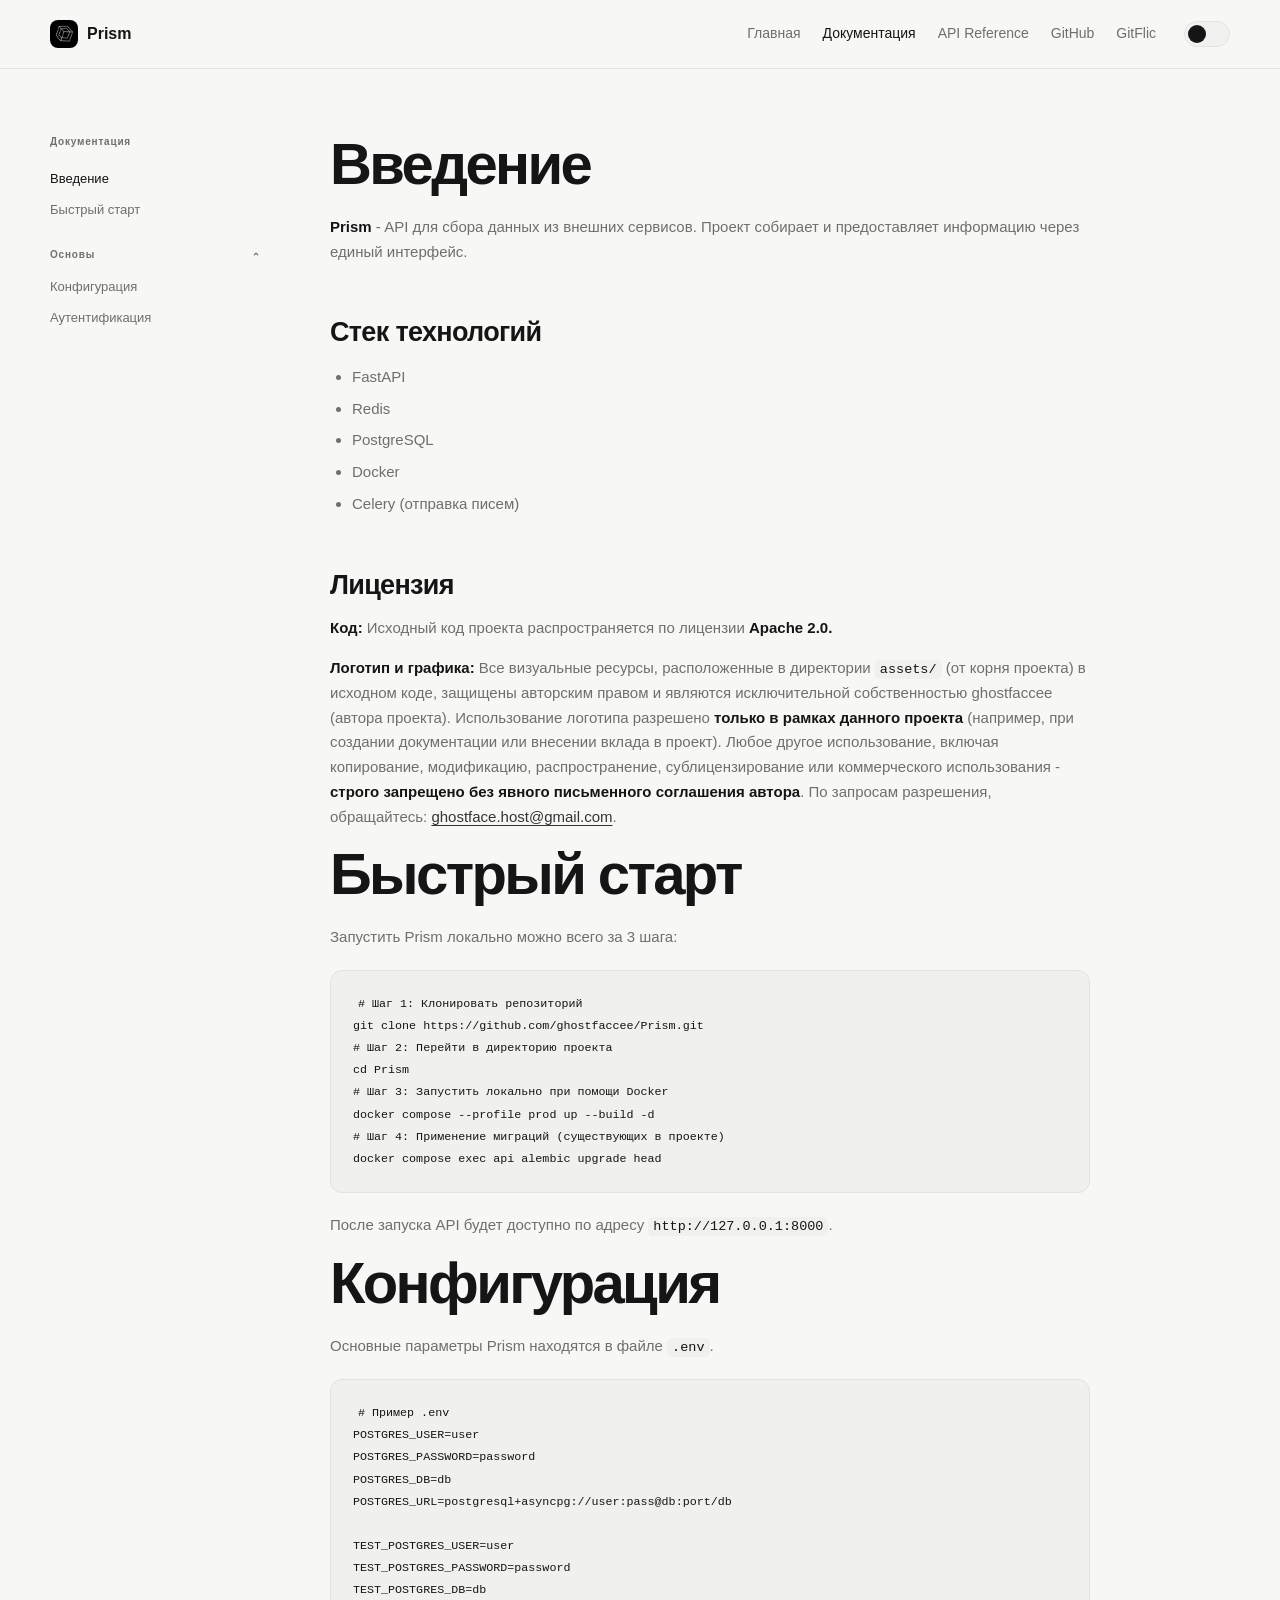
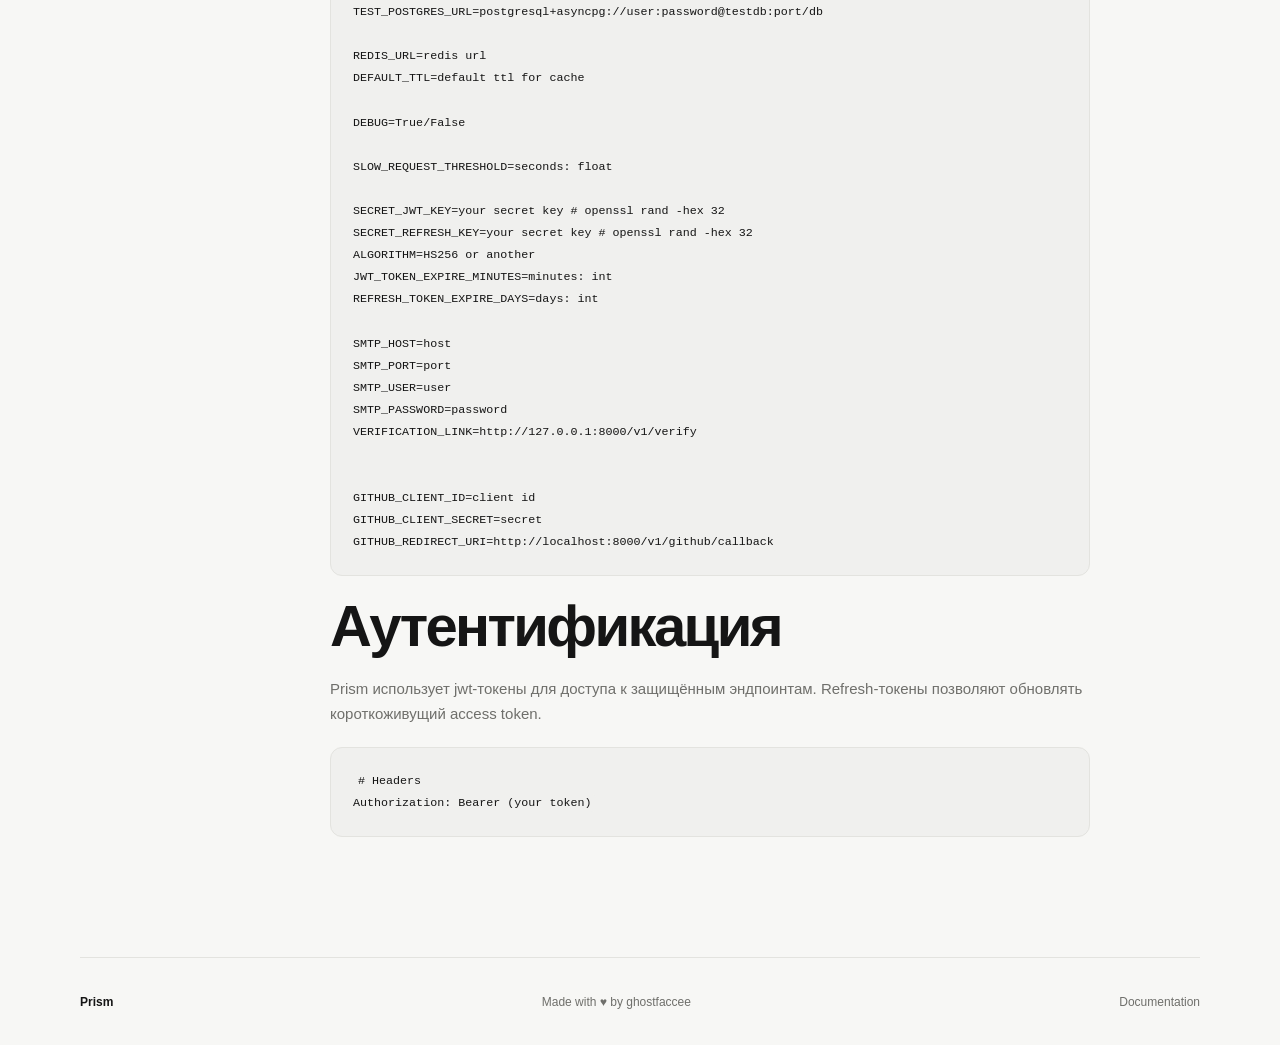
<file: webdocs/docs/index.html>
<!doctype html>
<html lang="ru">
<head>
  <meta charset="utf-8">
  <meta name="viewport" content="width=device-width, initial-scale=1">

  <script>
    (function () {
      try {
        var theme = localStorage.getItem("prism-theme");
        if (theme !== "dark" && theme !== "light") {
          theme = window.matchMedia("(prefers-color-scheme: dark)").matches ? "dark" : "light";
        }
        document.documentElement.dataset.theme = theme;
      } catch (error) {
        document.documentElement.dataset.theme = "light";
      }
    })();
  </script>

  <title>Prism - документация</title>
  <link rel="stylesheet" href="../assets/css/prism.css">
  <link rel="icon" href="../assets/prism-logo.jpeg">
</head>
<body>

<header class="topbar">
  <div class="topbar-inner">
    <a class="brand" href="../index.html">
      <img class="logo-img" src="../assets/prism-logo.jpeg" alt="Prism" width="28" height="28">
      <span>Prism</span>
    </a>

    <nav class="topnav">
      <a href="../index.html">Главная</a>
      <a class="active" href="index.html">Документация</a>
      <a href="../api/index.html">API Reference</a>
      <a href="https://github.com/ghostfaccee/Prism" target="_blank" rel="noopener">GitHub</a>
      <a href="https://gitflic.ru/project/ghostfaccee/prism" target="_blank" rel="noopener">GitFlic</a>
    </nav>

    <button class="theme-toggle" type="button" data-theme-toggle aria-label="Переключить тему">
      <span class="knob"></span>
    </button>
  </div>
</header>

<main class="docs-layout">
  <aside class="side">
    <div class="sidein">
      <label>Документация</label>

      <a href="#intro" data-doc-link>Введение</a>
      <a href="#quickstart" data-doc-link>Быстрый старт</a>

      <details open>
        <summary>Основы</summary>
        <a href="#configuration" data-doc-link>Конфигурация</a>
        <a href="#authentication" data-doc-link>Аутентификация</a>
      </details>
    </div>
  </aside>

  <article class="doc">
    <section id="intro" class="doc-section">
      <h1>Введение</h1>
      <p>
        <strong>Prism</strong> - API для сбора данных из внешних сервисов.
        Проект собирает и предоставляет информацию через единый интерфейс.
      </p>

      <h2>Стек технологий</h2>
      <ul>
        <li>FastAPI</li>
        <li>Redis</li>
        <li>PostgreSQL</li>
        <li>Docker</li>
        <li>Celery (отправка писем)</li>
      </ul>

      <h2>Лицензия</h2>
      <p><strong>Код:</strong> Исходный код проекта распространяется по лицензии <strong>Apache 2.0.</strong></p>
      <p><strong>Логотип и графика:</strong> Все визуальные ресурсы, расположенные в директории <code>assets/</code> (от корня проекта) в исходном коде, защищены авторским правом и являются исключительной собственностью ghostfaccee (автора проекта).
      Использование логотипа разрешено <strong>только в рамках данного проекта</strong> (например, при создании документации или внесении вклада в проект).
      Любое другое использование, включая копирование, модификацию, распространение, сублицензирование или коммерческого использования - <strong>строго запрещено без явного письменного соглашения автора</strong>.
      По запросам разрешения, обращайтесь: <a href="mailto:ghostface.host@gmail.com">ghostface.host@gmail.com</a>.
      </p>
    </section>

    <section id="quickstart" class="doc-section">
      <h1>Быстрый старт</h1>
      <p>Запустить Prism локально можно всего за 3 шага:</p>
      <pre><code># Шаг 1: Клонировать репозиторий
git clone https://github.com/ghostfaccee/Prism.git
# Шаг 2: Перейти в директорию проекта
cd Prism
# Шаг 3: Запустить локально при помощи Docker
docker compose --profile prod up --build -d
# Шаг 4: Применение миграций (существующих в проекте)
docker compose exec api alembic upgrade head</code></pre>

      <p>После запуска API будет доступно по адресу <code>http://127.0.0.1:8000</code>.</p>
    </section>
    <section id="configuration" class="doc-section">
      <h1>Конфигурация</h1>
      <p>
        Основные параметры Prism находятся в файле <code>.env</code>.
      </p>
      <pre><code># Пример .env
POSTGRES_USER=user
POSTGRES_PASSWORD=password
POSTGRES_DB=db
POSTGRES_URL=postgresql+asyncpg://user:pass@db:port/db

TEST_POSTGRES_USER=user
TEST_POSTGRES_PASSWORD=password
TEST_POSTGRES_DB=db
TEST_POSTGRES_URL=postgresql+asyncpg://user:password@testdb:port/db

REDIS_URL=redis url
DEFAULT_TTL=default ttl for cache

DEBUG=True/False

SLOW_REQUEST_THRESHOLD=seconds: float

SECRET_JWT_KEY=your secret key # openssl rand -hex 32
SECRET_REFRESH_KEY=your secret key # openssl rand -hex 32
ALGORITHM=HS256 or another
JWT_TOKEN_EXPIRE_MINUTES=minutes: int
REFRESH_TOKEN_EXPIRE_DAYS=days: int

SMTP_HOST=host
SMTP_PORT=port
SMTP_USER=user
SMTP_PASSWORD=password
VERIFICATION_LINK=http://127.0.0.1:8000/v1/verify


GITHUB_CLIENT_ID=client id
GITHUB_CLIENT_SECRET=secret
GITHUB_REDIRECT_URI=http://localhost:8000/v1/github/callback</code></pre>
    </section>

    <section id="authentication" class="doc-section">
      <h1>Аутентификация</h1>
      <p>
        Prism использует jwt-токены для доступа к защищённым эндпоинтам.
        Refresh-токены позволяют обновлять короткоживущий access token.
      </p>
      <pre><code># Headers
Authorization: Bearer (your token)</code></pre>
    </section>
  </article>
</main>

<footer class="footer wrap">
  <strong>
    <span>Prism</span>
  </strong>

  <span>Made with ♥ by ghostfaccee</span>

  <span>Documentation</span>
</footer>

<script src="../assets/js/prism.js"></script>
<script>
  (function () {
    var links = Array.prototype.slice.call(document.querySelectorAll("[data-doc-link]"));
    var sections = links
      .map(function (link) { return document.querySelector(link.getAttribute("href")); })
      .filter(Boolean);

    function setActive(id) {
      links.forEach(function (link) {
        link.classList.toggle("active", link.getAttribute("href") === "#" + id);
      });
    }

    if ("IntersectionObserver" in window) {
      var observer = new IntersectionObserver(function (entries) {
        var visible = entries
          .filter(function (entry) { return entry.isIntersecting; })
          .sort(function (a, b) { return b.intersectionRatio - a.intersectionRatio; });

        if (visible.length) {
          setActive(visible[0].target.id);
        }
      }, {
        rootMargin: "-20% 0px -65% 0px",
        threshold: [0.05, 0.2, 0.5]
      });

      sections.forEach(function (section) { observer.observe(section); });
    }

    if (window.location.hash) {
      var initial = document.querySelector(window.location.hash);
      if (initial) setActive(initial.id);
    }
  })();
</script>
</body>
</html>
</file>
<file: webdocs/assets/css/prism.css>
:root {
  color-scheme: light;

  --bg: #f7f7f5;
  --surface: #ffffff;
  --surface-soft: #f1f1ef;

  --text: #151515;
  --muted: #6f6f6b;

  --border: #e3e3df;

  --link: #343434;
  --link-hover: #000000;

  --gradient-start: #161616;
  --gradient-mid: #4e5053;
  --gradient-end: #85878a;

  --code-bg: #f0f0ee;
  --code-text: #252525;

  --button-bg: #171717;
  --button-text: #ffffff;

  --shadow: 0 12px 35px rgba(0, 0, 0, 0.06);
}

:root[data-theme="dark"] {
  color-scheme: dark;

  --bg: #0b0b0d;
  --surface: #121214;
  --surface-soft: #18181b;

  --text: #f3f3f1;
  --muted: #9a9a9a;

  --border: #29292c;

  --link: #eeeeec;
  --link-hover: #ffffff;

  --gradient-start: #ffffff;
  --gradient-mid: #cfd1d5;
  --gradient-end: #777b82;

  --code-bg: #151517;
  --code-text: #e8e8e5;

  --button-bg: #f2f2ef;
  --button-text: #111111;

  --shadow: 0 18px 50px rgba(0, 0, 0, 0.28);
}

* {
  box-sizing: border-box;
}

html {
  scroll-behavior: smooth;
  background: var(--bg);
}

body {
  margin: 0;
  min-width: 320px;
  background: var(--bg);
  color: var(--text);
  font-family:
    Inter, ui-sans-serif, -apple-system, BlinkMacSystemFont,
    "Segoe UI", sans-serif;
  line-height: 1.65;
}

a {
  color: var(--link);
  text-decoration: none;
}

a:hover {
  color: var(--link-hover);
}

button,
a {
  -webkit-tap-highlight-color: transparent;
}

img {
  max-width: 100%;
}

.wrap {
  width: min(1120px, calc(100% - 40px));
  margin-inline: auto;
}

.topbar {
  position: sticky;
  top: 0;
  z-index: 20;

  border-bottom: 1px solid var(--border);
  background: color-mix(in srgb, var(--bg) 92%, transparent);

  backdrop-filter: blur(18px);
  -webkit-backdrop-filter: blur(18px);

}

.topbar-inner {
  width: min(1180px, calc(100% - 40px));
  min-height: 68px;
  margin-inline: auto;

  display: flex;
  align-items: center;
  gap: 28px;
}

.brand {
  display: inline-flex;
  align-items: center;
  gap: 9px;

  font-size: 16px;
  font-weight: 750;
  color: var(--text);
}

.logo-img {
  width: 28px;
  height: 28px;
  min-width: 28px;
  min-height: 28px;
  max-width: 28px;
  max-height: 28px;

  display: block;
  flex: 0 0 28px;

  border-radius: 8px;
  object-fit: cover;
  object-position: center;
}

.topnav {
  display: flex;
  align-items: center;
  gap: 22px;

  margin-left: auto;
}

.topnav a {
  color: var(--muted);
  font-size: 14px;
}

.topnav a:hover,
.topnav a.active {
  color: var(--text);
}

.theme-toggle {
  width: 46px;
  height: 26px;
  padding: 0;

  position: relative;
  flex: 0 0 auto;

  border: 1px solid var(--border);
  border-radius: 999px;

  background: var(--surface-soft);
  cursor: pointer;

  transition:
    background-color 180ms ease,
    border-color 180ms ease;
}

.theme-toggle .knob {
  position: absolute;
  top: 3px;
  left: 3px;

  width: 18px;
  height: 18px;

  border-radius: 50%;
  background: var(--text);

  transition:
    transform 180ms ease,
    background-color 180ms ease;
}

:root[data-theme="dark"] .theme-toggle .knob {
  transform: translateX(20px);
}

.hero {
  min-height: 650px;
  padding-block: 100px 80px;

  display: grid;
  grid-template-columns: minmax(0, 1.05fr) minmax(360px, 0.95fr);
  align-items: center;
  gap: 80px;
}

.pill {
  display: inline-flex;
  align-items: center;

  margin-bottom: 24px;
  padding: 6px 10px;

  border: 1px solid var(--border);
  border-radius: 999px;

  background: var(--surface);
  color: var(--muted);

  font-size: 11px;
  font-weight: 700;
  letter-spacing: 0.08em;
}

.hero h1 {
  max-width: 760px;
  margin: 0;

  font-size: clamp(48px, 7vw, 82px);
  line-height: 0.98;
  letter-spacing: -0.055em;
}

.gradient-text {
  display: inline-block;

  background-image: linear-gradient(
    105deg,
    var(--gradient-start) 0%,
    var(--gradient-mid) 48%,
    var(--gradient-end) 100%
  );

  -webkit-background-clip: text;
  background-clip: text;
  -webkit-text-fill-color: transparent;
  color: transparent;
}

.hero .lead {
  max-width: 650px;
  margin: 30px 0 0;

  color: var(--muted);
  font-size: 18px;
  line-height: 1.7;
}

.actions {
  display: flex;
  flex-wrap: wrap;
  gap: 10px;

  margin-top: 32px;
}

.btn {
  min-height: 44px;
  padding: 10px 17px;

  display: inline-flex;
  align-items: center;
  justify-content: center;

  border: 1px solid var(--border);
  border-radius: 10px;

  font-size: 14px;
  font-weight: 700;

  transition:
    transform 150ms ease,
    background-color 180ms ease,
    color 180ms ease,
    border-color 180ms ease;
}

.btn:hover {
  transform: translateY(-1px);
}

.btn.primary {
  background: var(--button-bg);
  color: var(--button-text);
  border-color: var(--button-bg);
}

.btn.secondary {
  background: var(--surface);
  color: var(--text);
}


.terminal,
.code {
  overflow: hidden;

  border: 1px solid var(--border);
  border-radius: 16px;

  background: var(--code-bg);
  box-shadow: var(--shadow);

  transition:
    background-color 180ms ease,
    border-color 180ms ease;
}

.head {
  min-height: 44px;
  padding: 0 14px;

  display: flex;
  align-items: center;
  justify-content: space-between;

  border-bottom: 1px solid var(--border);

  color: var(--muted);
  font-size: 12px;
  font-weight: 650;
}

.head button {
  padding: 5px 9px;

  border: 1px solid var(--border);
  border-radius: 7px;

  background: var(--surface);
  color: var(--text);

  font-size: 11px;
  cursor: pointer;
}

pre {
  margin: 0;
  padding: 22px;

  overflow-x: auto;

  color: var(--code-text);
  font-family:
    "SFMono-Regular", Consolas, "Liberation Mono", monospace;
  font-size: 13px;
  line-height: 1.7;
}

.accent {
  color: var(--text);
}

.green {
  color: #6d806e;
}

:root[data-theme="dark"] .green {
  color: #aebfae;
}

.section {
  padding-block: 105px;
  border-top: 1px solid var(--border);
}

.kicker {
  margin-bottom: 22px;

  color: var(--muted);

  font-size: 11px;
  font-weight: 750;
  letter-spacing: 0.08em;
  text-transform: uppercase;
}

.row {
  display: grid;
  grid-template-columns: minmax(0, 1fr) minmax(280px, 0.7fr);
  gap: 80px;
  align-items: start;
}

.row h2,
.split h2 {
  margin: 0;

  font-size: clamp(34px, 5vw, 58px);
  line-height: 1.02;
  letter-spacing: -0.045em;
}

.row > p,
.split > div > p {
  margin: 5px 0 0;

  color: var(--muted);
  font-size: 16px;
}

.features {
  display: grid;
  grid-template-columns: repeat(3, 1fr);
  gap: 14px;

  margin-top: 55px;
}

.features article {
  padding: 26px;

  border: 1px solid var(--border);
  border-radius: 14px;

  background: var(--surface);

  transition:
    transform 150ms ease,
    background-color 180ms ease,
    border-color 180ms ease;
}

.features article:hover {
  transform: translateY(-2px);
}

.features h3 {
  margin: 0 0 8px;
  font-size: 17px;
}

.features p {
  margin: 0;
  color: var(--muted);
  font-size: 14px;
}

.icon {
  display: none;
}

.split {
  display: grid;
  grid-template-columns: minmax(0, 0.8fr) minmax(360px, 1fr);
  gap: 80px;
  align-items: center;
}

.text {
  display: inline-block;
  margin-top: 22px;

  font-size: 14px;
  font-weight: 700;
}

.tool-showcase {
  display: grid;
  grid-template-columns: repeat(2, 1fr);
  gap: 14px;

  margin-top: 55px;
}

.tool-card {
  min-height: 190px;
  padding: 28px;

  display: flex;
  flex-direction: column;
  justify-content: flex-start;

  border: 1px solid var(--border);
  border-radius: 14px;

  background: var(--surface);

  transition:
    transform 150ms ease,
    background-color 180ms ease,
    border-color 180ms ease;
}

.tool-card:hover {
  transform: translateY(-2px);
}

.tool-card h3 {
  margin: 0 0 9px;

  font-size: 19px;
  line-height: 1.3;
}

.tool-card p {
  max-width: 540px;
  margin: 0;

  color: var(--muted);
  font-size: 14px;
  line-height: 1.65;
}

.tool-number,
.mono-line {
  display: none;
}

.docs-layout {
  width: min(1180px, calc(100% - 40px));
  margin: 0 auto;

  display: grid;
  grid-template-columns: 210px minmax(0, 760px);
  gap: 70px;

  padding-block: 65px 100px;
}

.side {
  min-width: 0;
}

.sidein {
  position: sticky;
  top: 95px;
}

.side label {
  display: block;
  margin-bottom: 12px;

  color: var(--muted);
  font-size: 10px;
  font-weight: 750;
  letter-spacing: 0.08em;
}

.side a {
  display: block;
  padding: 5px 0;

  color: var(--muted);
  font-size: 13px;
}

.side a:hover,
.side a.active {
  color: var(--text);
}

.side details {
  margin-top: 22px;
}

.side details summary {
  margin-bottom: 7px;

  color: var(--muted);
  cursor: pointer;

  font-size: 10px;
  font-weight: 750;
  letter-spacing: 0.08em;

  list-style: none;
}

.side details summary::-webkit-details-marker {
  display: none;
}

.side details summary::after {
  content: "⌄";
  float: right;
  transition: transform 150ms ease;
}

.side details[open] summary::after {
  transform: rotate(180deg);
}

.doc {
  min-width: 0;
}

.doc h1 {
  margin: 0 0 20px;

  font-size: clamp(38px, 5vw, 58px);
  line-height: 1.05;
  letter-spacing: -0.045em;
}

.doc h2 {
  margin: 52px 0 14px;

  font-size: 27px;
  line-height: 1.2;
  letter-spacing: -0.025em;
}

.doc h3 {
  margin: 36px 0 10px;
  font-size: 20px;
}

.doc p,
.doc li {
  color: var(--muted);
  font-size: 15px;
}

.doc strong {
  color: var(--text);
}

.doc ul,
.doc ol {
  padding-left: 22px;
}

.doc li + li {
  margin-top: 7px;
}

.doc a {
  text-decoration: underline;
  text-underline-offset: 3px;
}

.doc code {
  padding: 2px 5px;
  border-radius: 5px;
  background: var(--code-bg);
  color: var(--text);
  font-family: "SFMono-Regular", Consolas, monospace;
  font-size: 0.9em;
}

.doc pre {
  margin: 20px 0;
  border: 1px solid var(--border);
  border-radius: 12px;
  background: var(--code-bg);
}

.doc-fold {
  margin-top: 35px;
  border-top: 1px solid var(--border);
}

.doc-fold details {
  border-bottom: 1px solid var(--border);
}

.doc-fold summary {
  padding: 17px 0;

  display: flex;
  align-items: center;
  justify-content: space-between;

  cursor: pointer;

  font-size: 14px;
  font-weight: 750;
  list-style: none;
}

.doc-fold summary::-webkit-details-marker {
  display: none;
}

.doc-fold summary::after {
  content: "⌄";
  color: var(--muted);
  transition: transform 150ms ease;
}

.doc-fold details[open] summary::after {
  transform: rotate(180deg);
}

.fold-body {
  padding: 0 0 18px;
}

.footer {
  min-height: 90px;

  display: flex;
  align-items: center;
  justify-content: space-between;
  gap: 20px;

  border-top: 1px solid var(--border);

  color: var(--muted);
  font-size: 12px;
}

.footer strong {
  display: inline-flex;
  align-items: center;
  gap: 8px;
  color: var(--text);
}

@media (max-width: 900px) {
  .topbar-inner {
    width: min(100% - 28px, 1180px);
    gap: 14px;
  }

  .topnav {
    margin-left: auto;
    min-width: 0;
    max-width: 52vw;
    overflow-x: auto;
    scrollbar-width: none;
  }

  .topnav::-webkit-scrollbar {
    display: none;
  }

  .topnav a {
    white-space: nowrap;
  }

  .hero {
    grid-template-columns: 1fr;
    gap: 44px;
    padding-block: 70px;
  }

  .row,
  .split {
    grid-template-columns: 1fr;
    gap: 30px;
  }

  .features,
  .tool-showcase {
    grid-template-columns: repeat(2, 1fr);
  }

  .docs-layout {
    grid-template-columns: 190px minmax(0, 1fr);
    gap: 38px;
  }
}

@media (max-width: 700px) {
  .topbar-inner {
    min-height: 60px;
  }

  .topnav {
    max-width: 46vw;
    gap: 16px;
  }

  .topnav a {
    font-size: 13px;
  }

  .hero {
    padding-block: 56px 62px;
  }

  .hero h1 {
    font-size: clamp(44px, 13vw, 68px);
  }

  .hero .lead {
    font-size: 16px;
  }

  .actions {
    width: 100%;
  }

  .btn {
    flex: 1 1 180px;
  }

  .features,
  .tool-showcase {
    grid-template-columns: 1fr;
  }

  .docs-layout {
    width: min(100% - 28px, 760px);
    grid-template-columns: 1fr;
    gap: 30px;
    padding-block: 38px 70px;
  }

  .sidein {
    position: static;
    padding: 14px 16px;
    border: 1px solid var(--border);
    border-radius: 12px;
    background: var(--surface);
  }

  .doc h1 {
    font-size: clamp(36px, 12vw, 52px);
  }

  .doc h2 {
    margin-top: 42px;
    font-size: 24px;
  }

  pre {
    font-size: 12px;
    padding: 17px;
  }

  .footer {
    width: min(100% - 28px, 1180px);
    padding-block: 25px;
    flex-direction: column;
    align-items: flex-start;
  }
}

@media (max-width: 480px) {
  .wrap,
  .topbar-inner,
  .docs-layout {
    width: calc(100% - 24px);
  }

  .brand .logo-img {
    width: 26px;
    height: 26px;
    min-width: 26px;
    min-height: 26px;
    max-width: 26px;
    max-height: 26px;
    flex-basis: 26px;
  }

  .topnav {
    max-width: 38vw;
  }

  .theme-toggle {
    width: 44px;
    height: 25px;
  }

  .theme-toggle .knob {
    width: 17px;
    height: 17px;
  }

  :root[data-theme="dark"] .theme-toggle .knob {
    transform: translateX(19px);
  }

  .hero h1 {
    font-size: 43px;
  }

  .actions {
    flex-direction: row;
    flex-wrap: wrap;
    gap: 8px;
  }

  .btn {
    width: auto;
    flex: 0 1 auto;
    min-width: 100px;
    padding: 8px 14px;
    font-size: 13px;
    min-height: 38px;
  }

  .hero .lead {
    font-size: 15px;
  }
}

.doc-warning {
  background: color-mix(in srgb, #ffc107 10%, var(--surface));
  border-left: 4px solid #ffc107;
  border-radius: 8px;
  padding: 16px 20px;
  margin: 20px 0 32px;
  color: var(--text);
  font-size: 14px;
  line-height: 1.6;
}

.doc-warning strong {
  color: var(--text);
}

.doc-warning a {
  color: var(--link);
  text-decoration: underline;
  text-underline-offset: 2px;
}

.doc-warning a:hover {
  color: var(--link-hover);
}

:root[data-theme="dark"] .doc-warning {
  background: color-mix(in srgb, #ffc107 8%, var(--surface));
  border-color: #ffc107;
}
</file>
